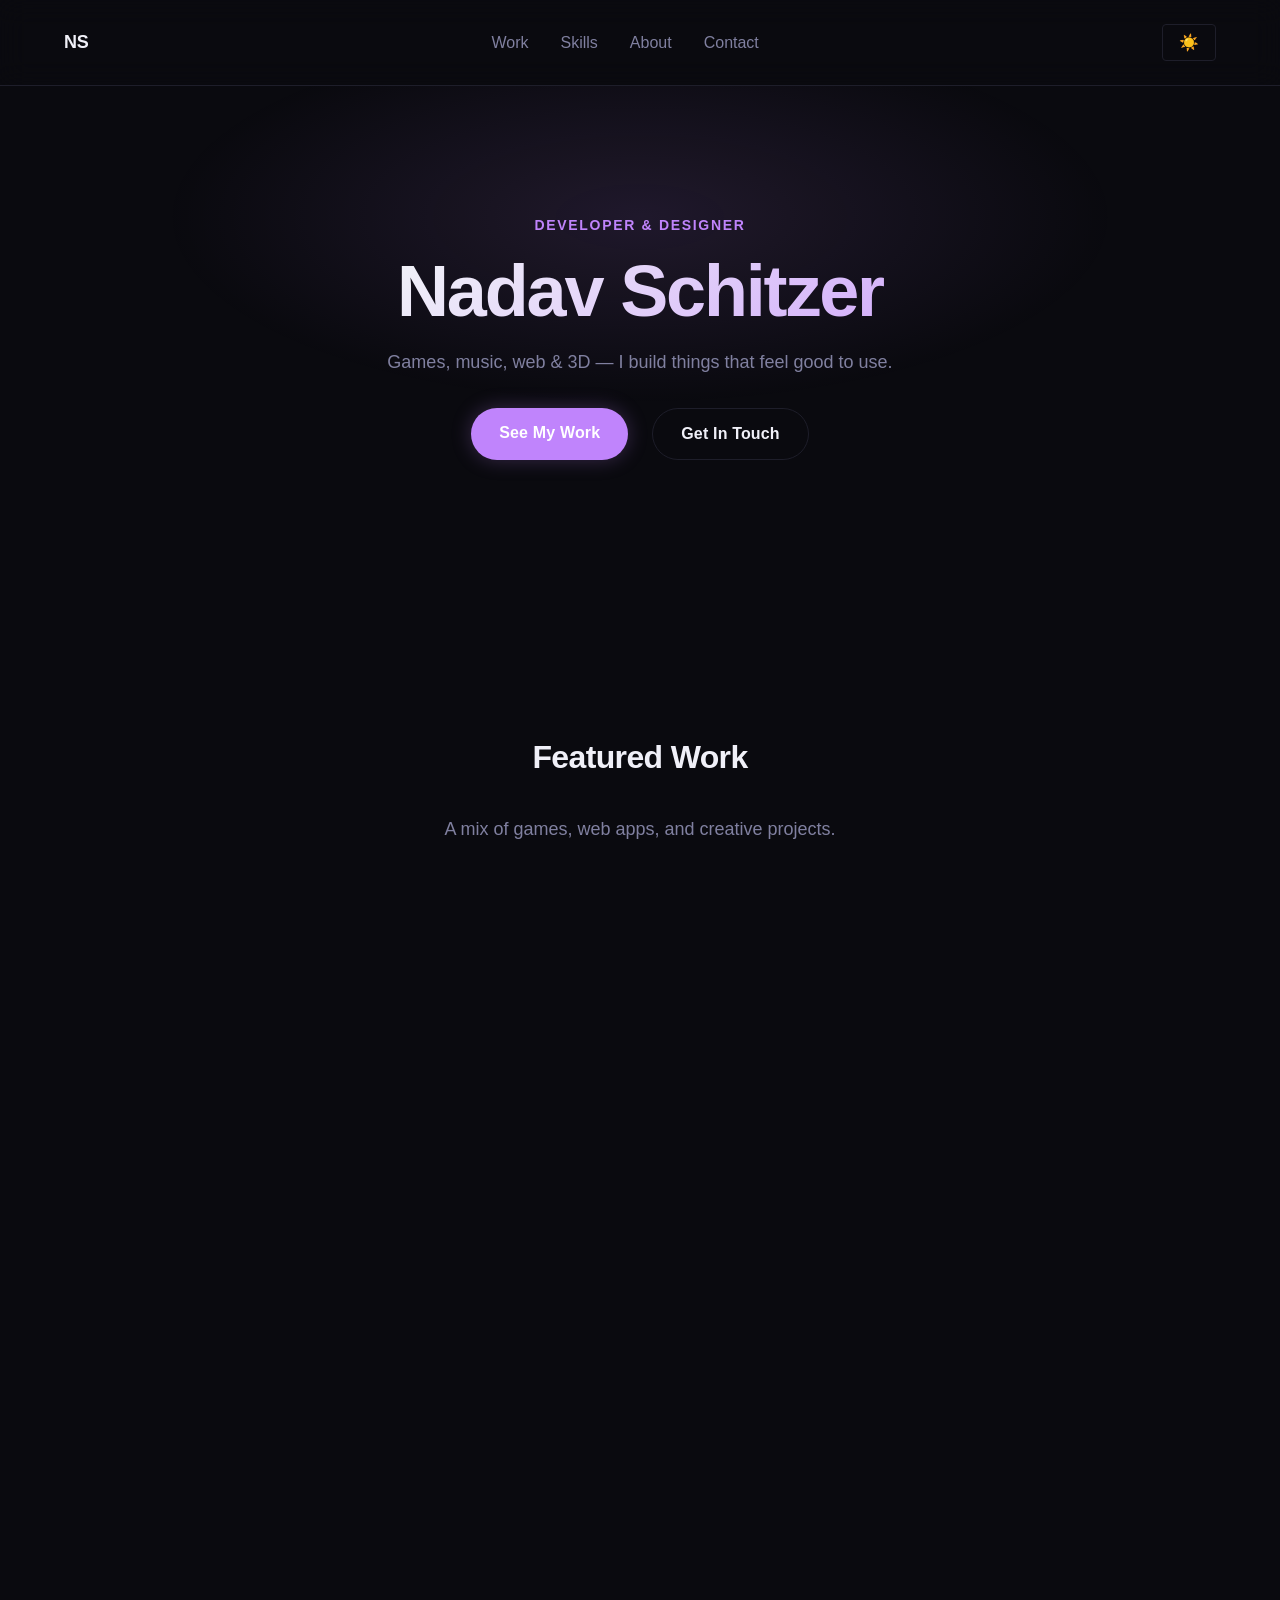
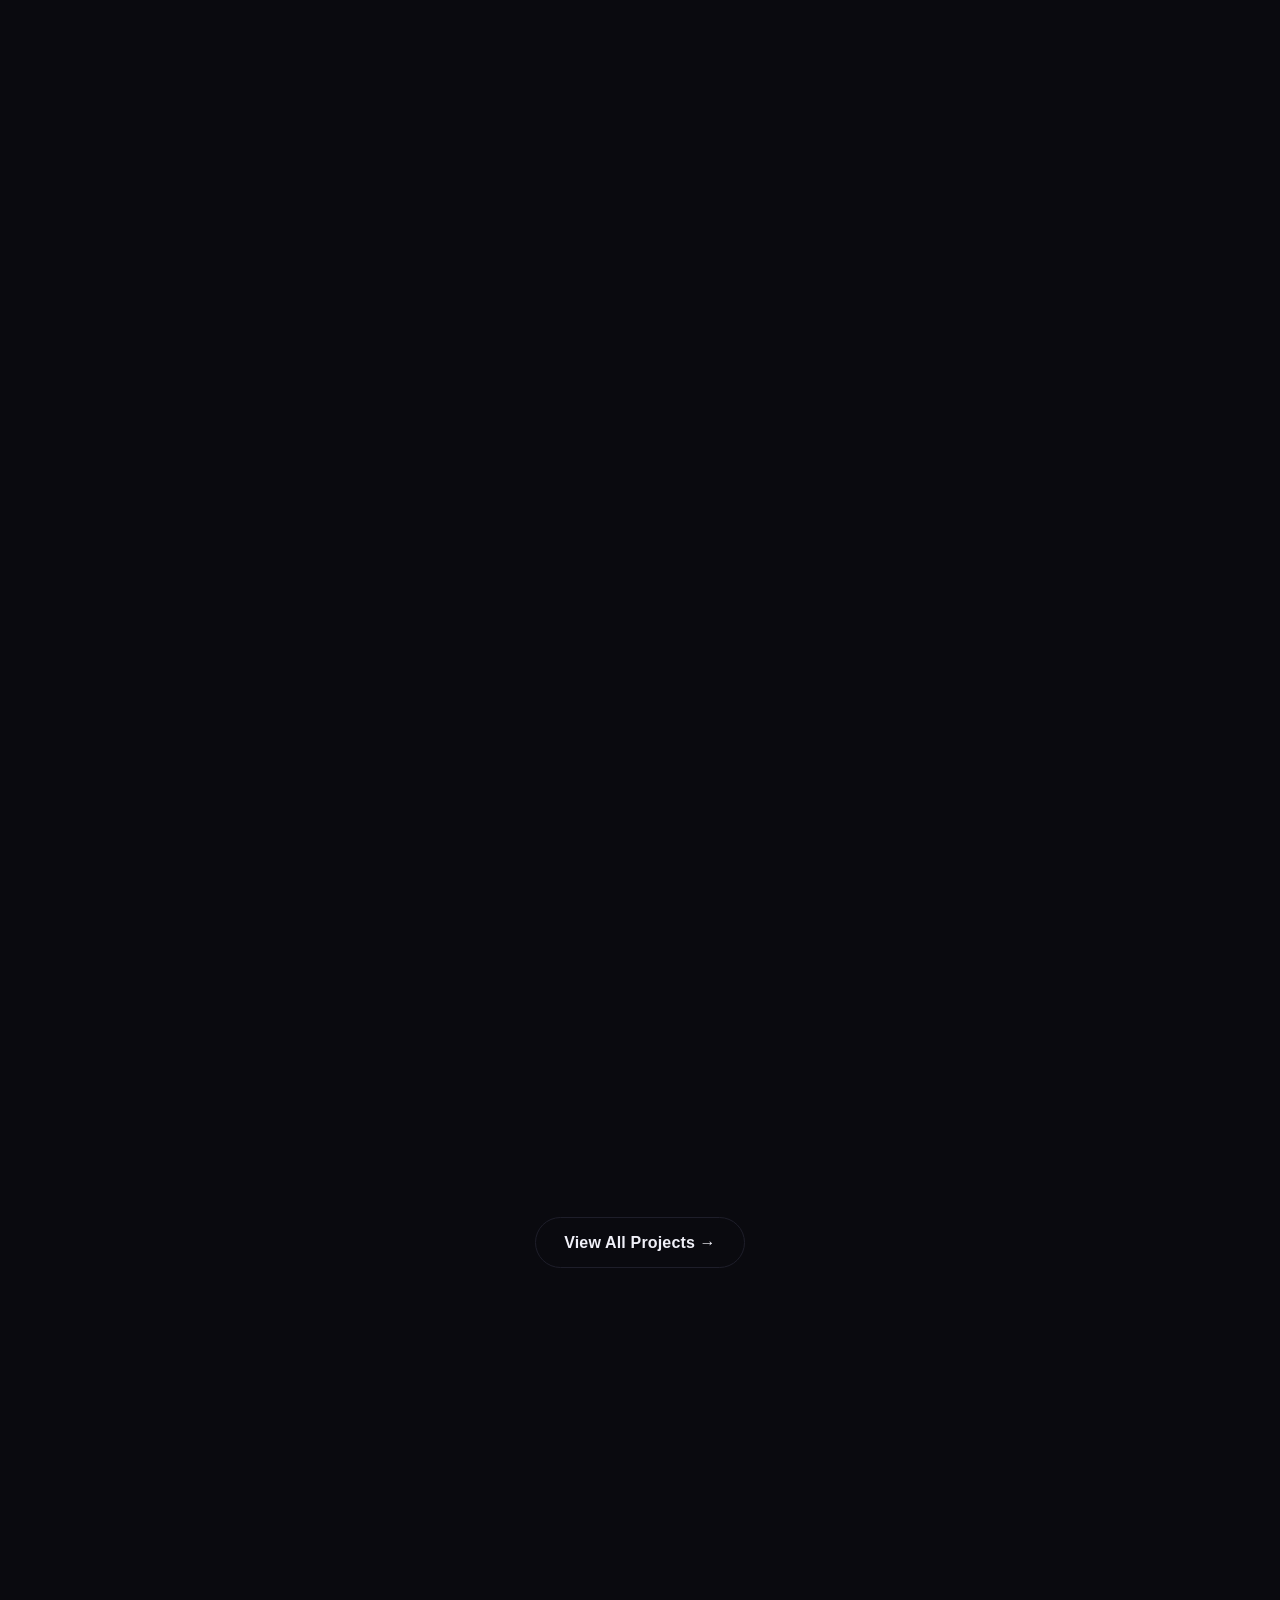
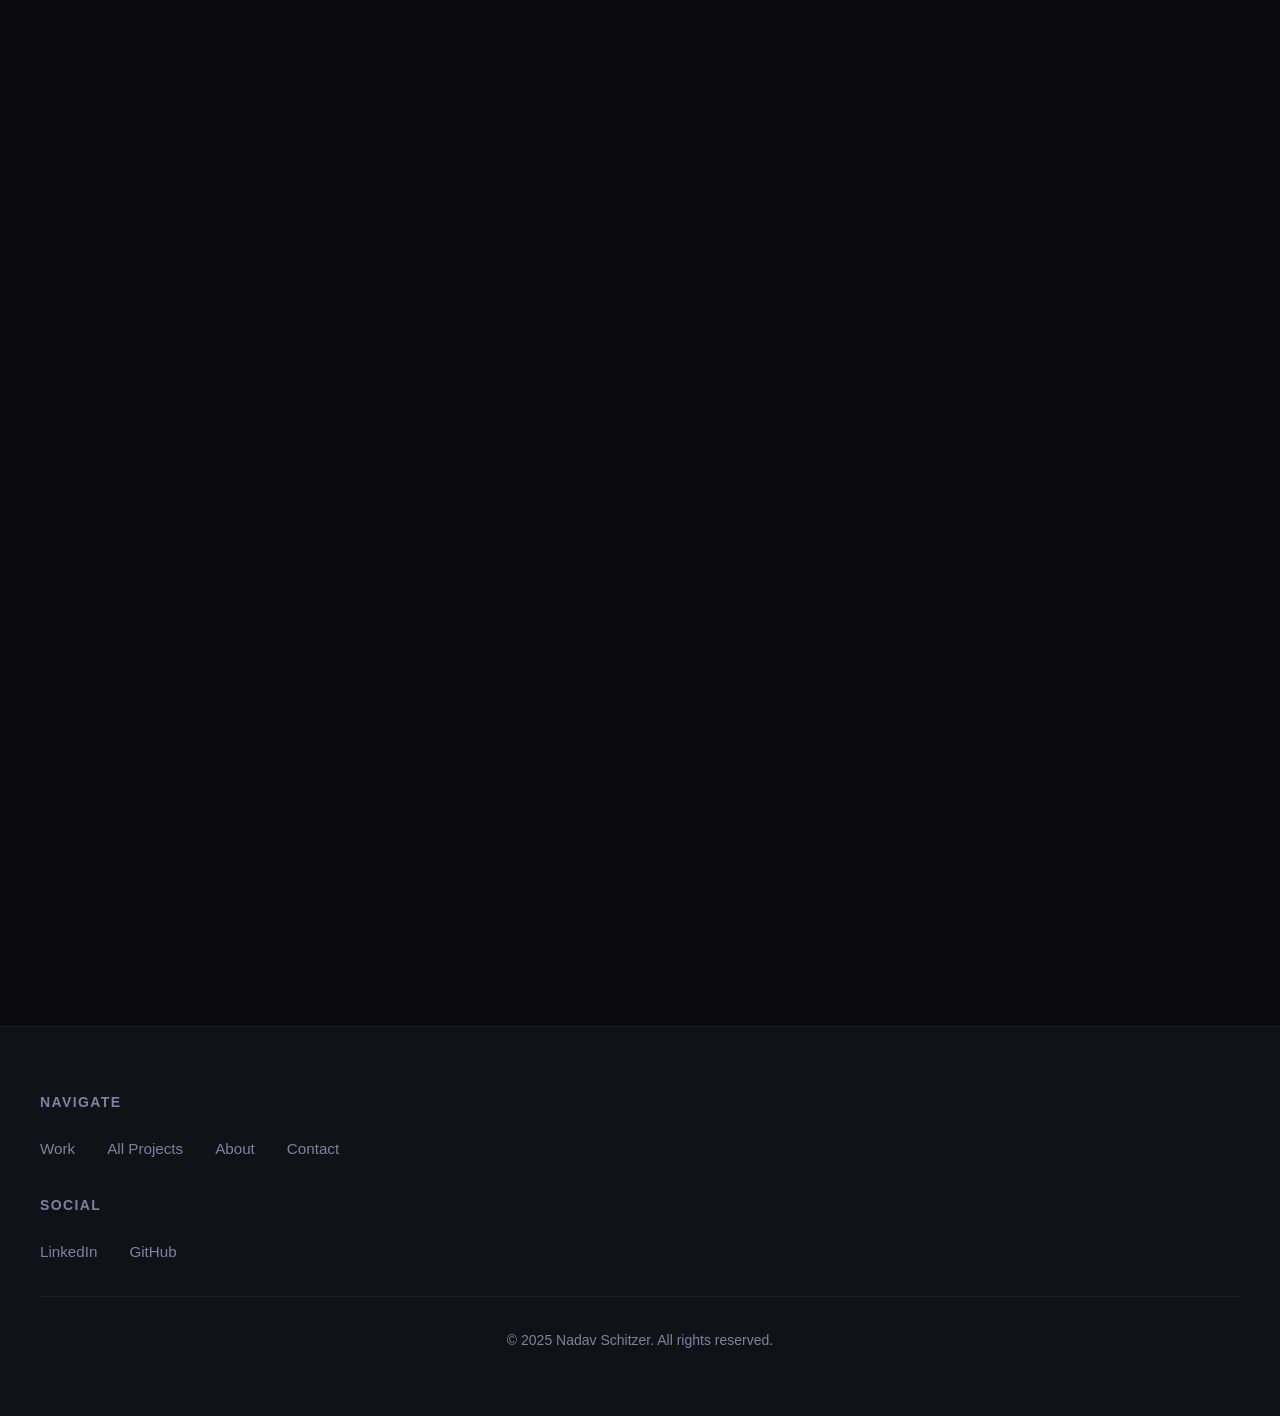
<file: index.html>
<!DOCTYPE html>
<html lang="en">
<head>
  <meta charset="UTF-8">
  <meta name="viewport" content="width=device-width, initial-scale=1.0">
  <title>Nadav Schitzer – Portfolio</title>
  <link rel="stylesheet" href="css/styles.css">
</head>
<body>
  <header>
    <div class="header-content">
      <a href="/" class="logo">NS</a>
      <nav>
        <ul>
          <li><a href="#work">Work</a></li>
          <li><a href="#skills">Skills</a></li>
          <li><a href="#about">About</a></li>
          <li><a href="#contact">Contact</a></li>
        </ul>
      </nav>
      <div style="display: flex; gap: 1rem; align-items: center;">
        <button class="theme-toggle">☀️</button>
        <button class="nav-toggle">☰</button>
      </div>
    </div>
  </header>

  <main>

    <!-- ── Hero ── -->
    <section class="hero" id="hero">
      <p class="hero-eyebrow">Developer &amp; Designer</p>
      <h1>Nadav Schitzer</h1>
      <p class="tagline">Games, music, web &amp; 3D — I build things that feel good to use.</p>
      <div class="hero-buttons">
        <a href="#work" class="btn btn-primary">See My Work</a>
        <a href="#contact" class="btn btn-secondary">Get In Touch</a>
      </div>
      <div class="scroll-cue" aria-hidden="true"><span></span></div>
    </section>

    <!-- ── Featured Work ── -->
    <section id="work">
      <div class="container">
        <div class="section-header">
          <h2>Featured Work</h2>
          <p class="section-subtitle">A mix of games, web apps, and creative projects.</p>
        </div>

        <div class="bento-grid">

          <!-- Featured: spans 2 rows on the left -->
          <div class="project-card bento-card bento-featured">
            <div class="bento-card-image" style="background: linear-gradient(135deg, #2d0a4e, #6d28d9, #be185d)">
              <img class="card-preview-img" src="/projects/music-playlist/preview.png" alt="Interactive Music Playlist preview">
            </div>
            <div class="project-card-content">
              <h3>Interactive Music Playlist</h3>
              <p>A web experience from Intro to Web Dev — part game, part music player. Users explore a playlist through interactive visuals and controls.</p>
              <a href="/projects/music-playlist/" class="project-link">View Project →</a>
            </div>
          </div>

          <!-- Small card top-right -->
          <div class="project-card bento-card">
            <div class="bento-card-image bento-card-image--sm" style="background: linear-gradient(135deg, #0c2a4a, #1e5f8a, #0f766e)">
              <img class="card-preview-img" src="/projects/gamemaker-game/preview.png" alt="Grappco preview">
            </div>
            <div class="project-card-content">
              <h3>Grappco</h3>
              <p>Published on itch.io.</p>
              <a href="/projects/gamemaker-game/" class="project-link">View Project →</a>
            </div>
          </div>

          <!-- 3D Room -->
          <div class="project-card bento-card">
            <div class="bento-card-image bento-card-image--sm" style="background: linear-gradient(135deg, #0d1117, #1e2a3a, #2d3a4a)">
              <img class="card-preview-img" src="/projects/room-3d/preview.jpg" alt="3D Room preview">
            </div>
            <div class="project-card-content">
              <h3>3D Room</h3>
              <p>A fully rendered interior environment.</p>
              <a href="/projects/room-3d/" class="project-link">View Project →</a>
            </div>
          </div>

          <!-- Small card bottom-right -->
          <div class="project-card bento-card">
            <div class="bento-card-image bento-card-image--sm" style="background: linear-gradient(135deg, #7c1d0a, #c2410c, #d97706)">
              <img class="card-preview-img" src="/projects/rhythm-game/preview.png" alt="Rhythm Game preview">
            </div>
            <div class="project-card-content">
              <h3>Rhythm Game</h3>
              <p>Built in Creative Coding class.</p>
              <a href="/projects/rhythm-game/" class="project-link">View Project →</a>
            </div>
          </div>

        </div>

        <div class="section-cta">
          <a href="/projects/" class="btn btn-secondary">View All Projects →</a>
        </div>
      </div>
    </section>

    <!-- ── Skills ── -->
    <section id="skills">
      <div class="container">
        <div class="section-header">
          <h2>Skills</h2>
        </div>
        <div class="skills-groups">
          <div class="skills-group">
            <p class="skills-group-label">Development</p>
            <div class="skills-container">
              <div class="skill">HTML / CSS</div>
              <div class="skill">JavaScript</div>
              <div class="skill">GameMaker</div>
              <div class="skill">p5.js / Creative Coding</div>
            </div>
          </div>
          <div class="skills-group">
            <p class="skills-group-label">Design &amp; Media</p>
            <div class="skills-container">
              <div class="skill">Adobe XD</div>
              <div class="skill">UI / UX</div>
              <div class="skill">3D Modeling</div>
            </div>
          </div>
        </div>
      </div>
    </section>

    <!-- ── About ── -->
    <section id="about">
      <div class="container">
        <div class="about-split">
          <div class="about-text">
            <h2>About Me</h2>
            <p>Short biography placeholder. A few sentences about yourself, your background, and what you're passionate about — games, music, design, or all of the above.</p>
            <p>What drives you, what you're studying, what you're looking for next.</p>
            <div class="about-actions">
              <a href="/about/" class="btn btn-secondary">Full Bio →</a>
              <a href="#" class="btn btn-secondary">Download Resume</a>
            </div>
          </div>
          <div class="about-photo">
            <div class="photo-placeholder">[Photo]</div>
          </div>
        </div>
      </div>
    </section>

    <!-- ── Contact ── -->
    <section id="contact">
      <div class="container contact-section">
        <h2>Get In Touch</h2>
        <p class="section-subtitle">Open to internships, collabs, and creative projects.</p>
        <a href="mailto:nadav.schitzer@gmail.com" class="btn btn-primary">Send Email</a>
        <div class="social-links">
          <a href="#">GitHub</a>
          <a href="#">LinkedIn</a>
        </div>
      </div>
    </section>

  </main>

  <footer>
    <div class="footer-content">
      <div class="footer-section">
        <h3>Navigate</h3>
        <div class="footer-links">
          <a href="#work">Work</a>
          <a href="/projects/">All Projects</a>
          <a href="#about">About</a>
          <a href="#contact">Contact</a>
        </div>
      </div>
      <div class="footer-section">
        <h3>Social</h3>
        <div class="footer-links">
          <a href="#">LinkedIn</a>
          <a href="#">GitHub</a>
        </div>
      </div>
      <div class="footer-bottom">
        <p>&copy; 2025 Nadav Schitzer. All rights reserved.</p>
      </div>
    </div>
  </footer>

  <script src="js/main.js"></script>
</body>
</html>
</file>
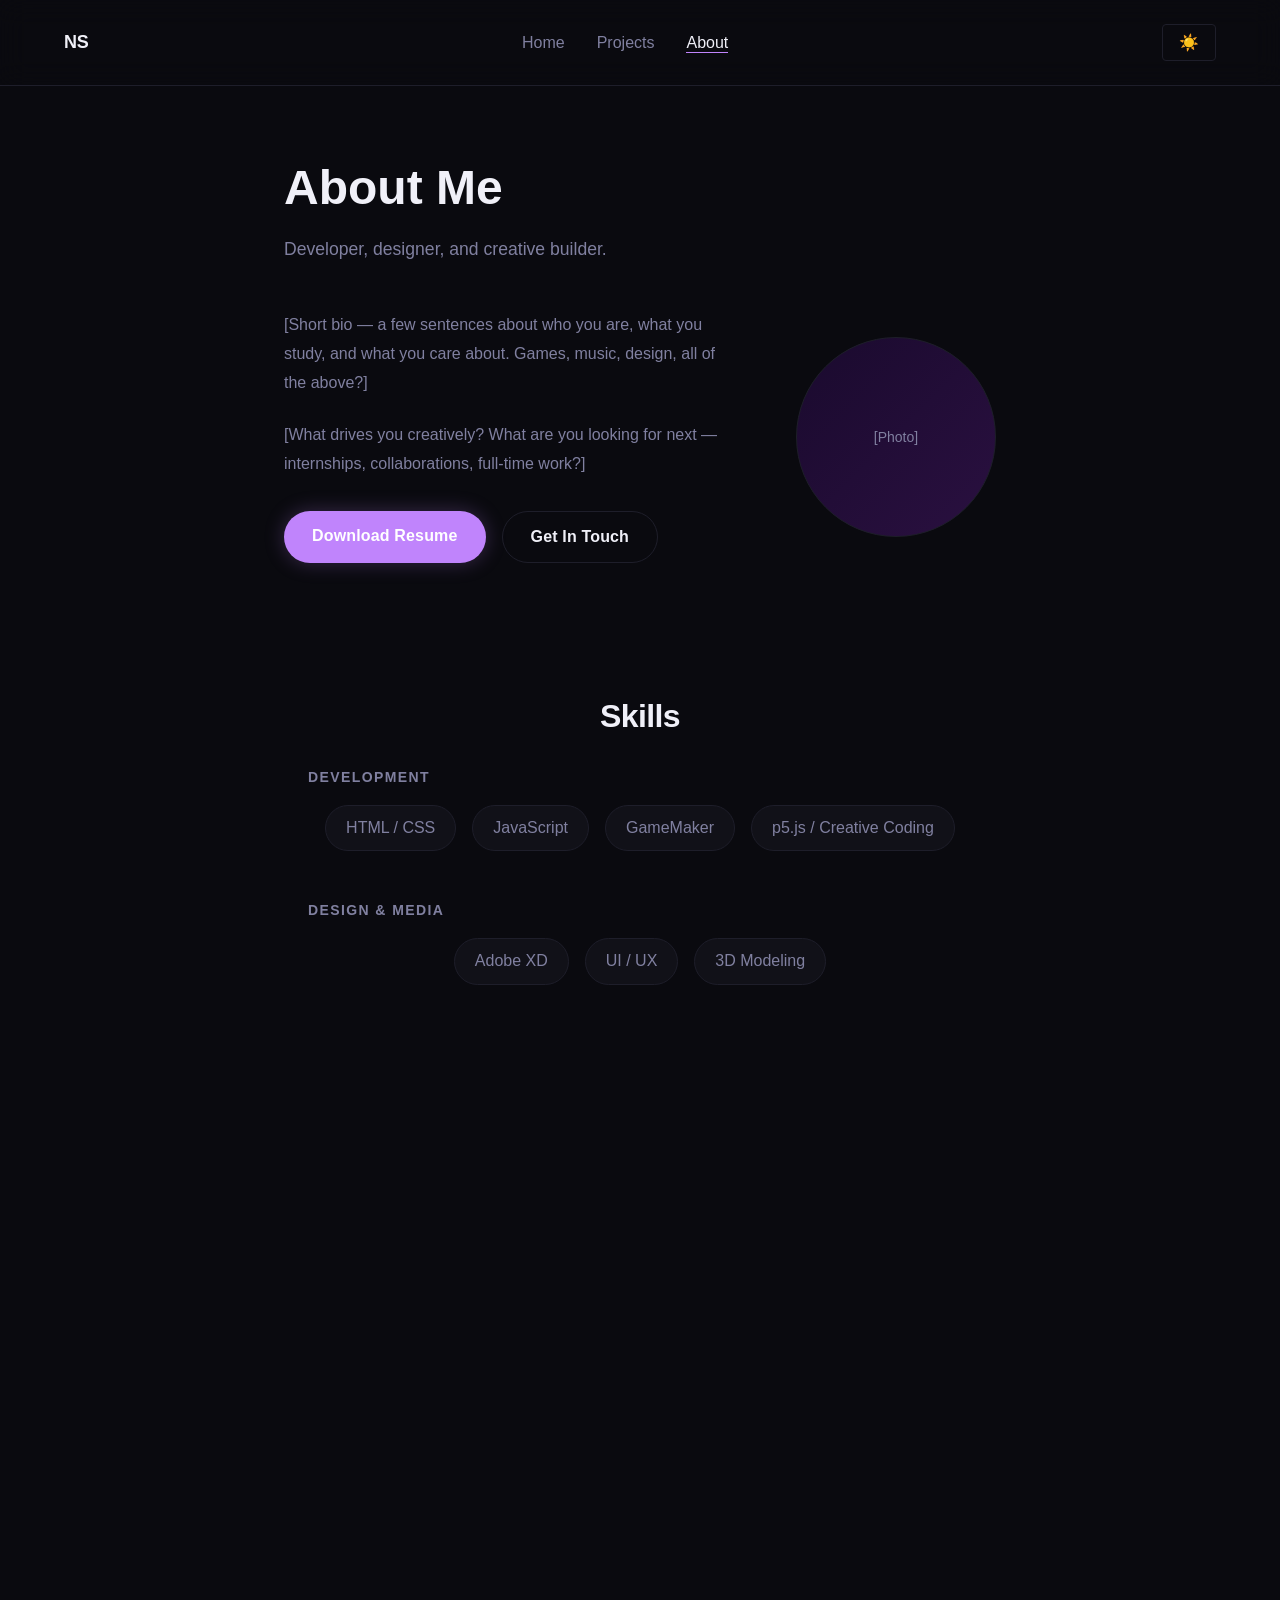
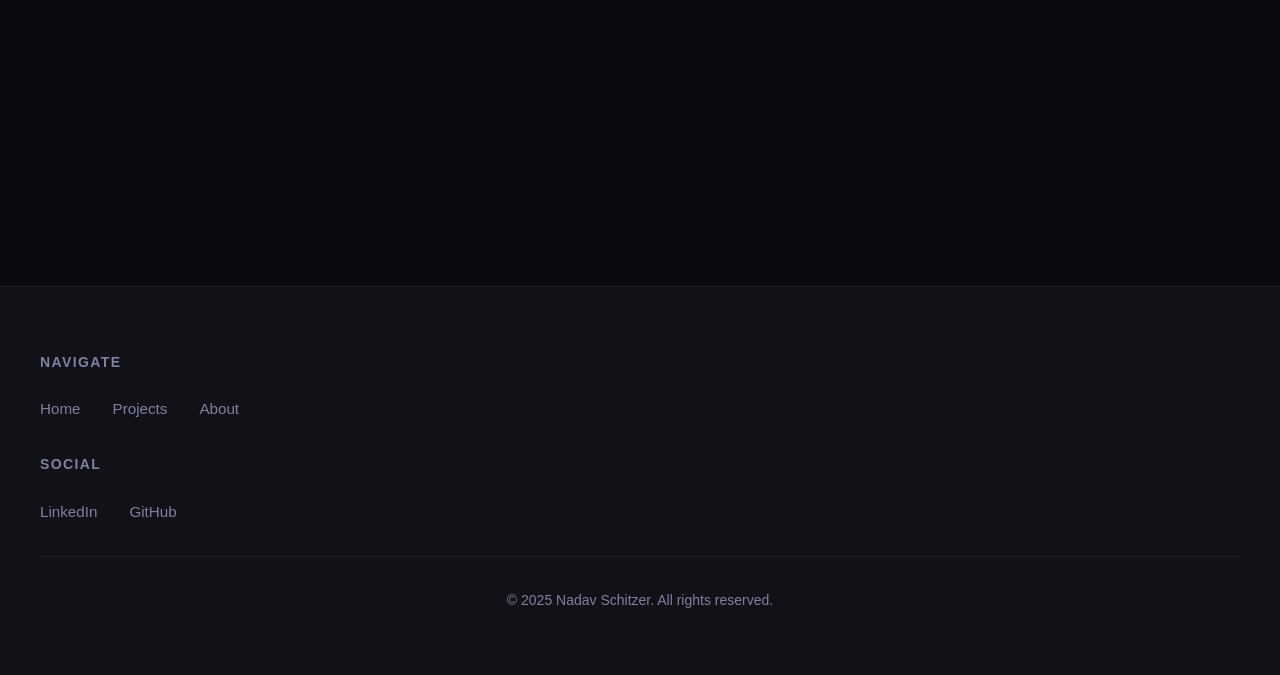
<file: about/index.html>
<!DOCTYPE html>
<html lang="en">
<head>
  <meta charset="UTF-8">
  <meta name="viewport" content="width=device-width, initial-scale=1.0">
  <title>About | Nadav Schitzer</title>
  <link rel="stylesheet" href="../css/styles.css">
</head>
<body>
  <header>
    <div class="header-content">
      <a href="/" class="logo">NS</a>
      <nav>
        <ul>
          <li><a href="/">Home</a></li>
          <li><a href="/projects/">Projects</a></li>
          <li><a href="/about/" class="nav-active">About</a></li>
        </ul>
      </nav>
      <div style="display: flex; gap: 1rem; align-items: center;">
        <button class="theme-toggle">☀️</button>
        <button class="nav-toggle">☰</button>
      </div>
    </div>
  </header>

  <main class="container" style="padding-top: 4rem; padding-bottom: 6rem; max-width: 760px;">

    <h1 style="font-size: clamp(2rem, 5vw, 3rem); margin-bottom: 0.5rem;">About Me</h1>
    <p style="color: var(--color-text-secondary); margin-bottom: 3rem; font-size: 1.1rem;">Developer, designer, and creative builder.</p>

    <div class="about-split" style="margin-bottom: 4rem;">
      <div class="about-text">
        <p>[Short bio — a few sentences about who you are, what you study, and what you care about. Games, music, design, all of the above?]</p>
        <p>[What drives you creatively? What are you looking for next — internships, collaborations, full-time work?]</p>
        <div class="about-actions" style="margin-top: 2rem;">
          <a href="#" class="btn btn-primary">Download Resume</a>
          <a href="mailto:nadav.schitzer@gmail.com" class="btn btn-secondary">Get In Touch</a>
        </div>
      </div>
      <div class="about-photo">
        <div class="photo-placeholder">[Photo]</div>
      </div>
    </div>

    <!-- Skills -->
    <section style="margin-bottom: 4rem;">
      <h2 style="margin-bottom: 1.5rem;">Skills</h2>
      <div class="skills-groups">
        <div class="skills-group">
          <p class="skills-group-label">Development</p>
          <div class="skills-container">
            <div class="skill">HTML / CSS</div>
            <div class="skill">JavaScript</div>
            <div class="skill">GameMaker</div>
            <div class="skill">p5.js / Creative Coding</div>
          </div>
        </div>
        <div class="skills-group">
          <p class="skills-group-label">Design &amp; Media</p>
          <div class="skills-container">
            <div class="skill">Adobe XD</div>
            <div class="skill">UI / UX</div>
            <div class="skill">3D Modeling</div>
          </div>
        </div>
      </div>
    </section>

    <!-- Education -->
    <section style="margin-bottom: 4rem;">
      <h2 style="margin-bottom: 1.5rem;">Education</h2>
      <div style="border-left: 2px solid var(--color-accent); padding-left: 1.5rem;">
        <p style="font-weight: 600; font-size: 1.05rem; margin-bottom: 0.25rem;">[Your School / University]</p>
        <p style="color: var(--color-text-secondary); margin-bottom: 0.25rem;">[Degree / Program] &mdash; [Expected Graduation Year]</p>
        <p style="color: var(--color-text-secondary); font-size: 0.9rem;">[Relevant coursework, clubs, or highlights]</p>
      </div>
    </section>

    <!-- Social / Contact -->
    <section>
      <h2 style="margin-bottom: 1.5rem;">Connect</h2>
      <div class="social-links" style="justify-content: flex-start;">
        <a href="mailto:nadav.schitzer@gmail.com" class="btn btn-secondary">Email</a>
        <a href="#" class="btn btn-secondary">GitHub</a>
        <a href="#" class="btn btn-secondary">LinkedIn</a>
      </div>
    </section>

  </main>

  <footer>
    <div class="footer-content">
      <div class="footer-section">
        <h3>Navigate</h3>
        <div class="footer-links">
          <a href="/">Home</a>
          <a href="/projects/">Projects</a>
          <a href="/about/">About</a>
        </div>
      </div>
      <div class="footer-section">
        <h3>Social</h3>
        <div class="footer-links">
          <a href="#">LinkedIn</a>
          <a href="#">GitHub</a>
        </div>
      </div>
      <div class="footer-bottom">
        <p>&copy; 2025 Nadav Schitzer. All rights reserved.</p>
      </div>
    </div>
  </footer>

  <script src="../js/main.js"></script>
</body>
</html>
</file>
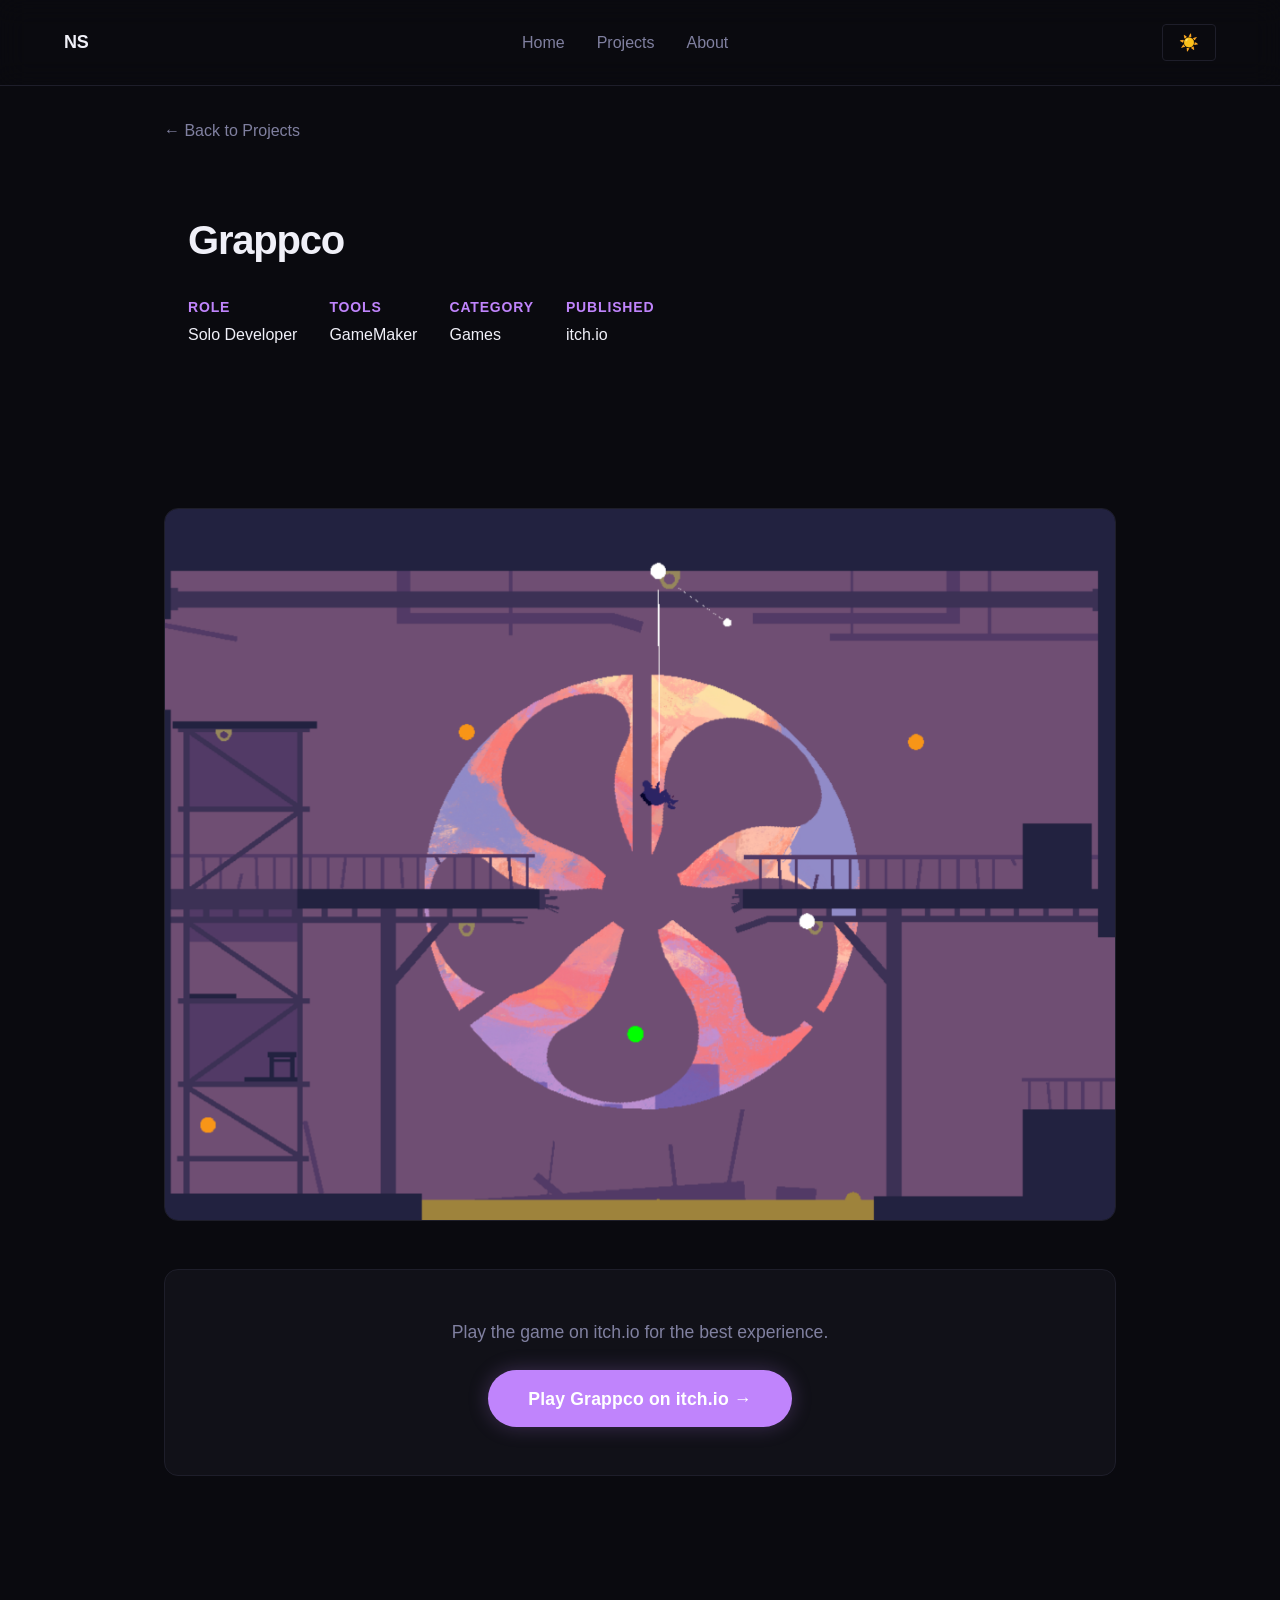
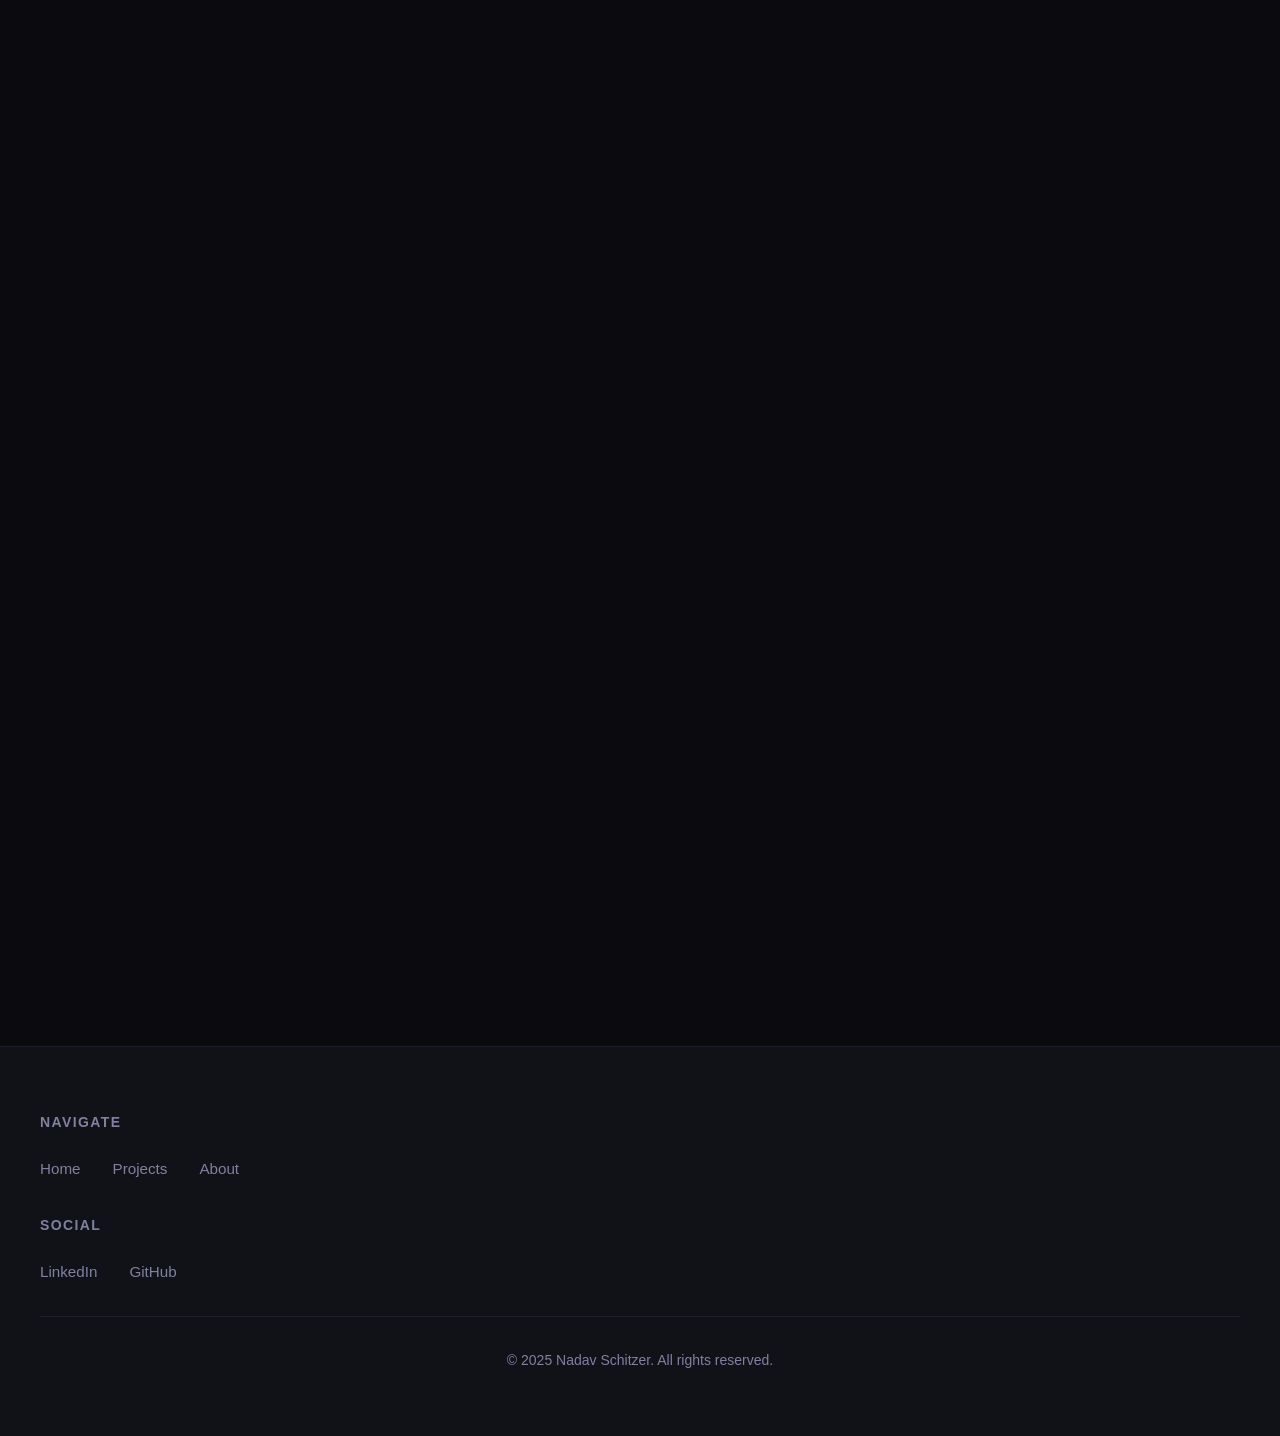
<file: projects/gamemaker-game/index.html>
<!DOCTYPE html>
<html lang="en">
<head>
  <meta charset="UTF-8">
  <meta name="viewport" content="width=device-width, initial-scale=1.0">
  <title>Grappco | Nadav Schitzer</title>
  <link rel="stylesheet" href="../../css/styles.css">
</head>
<body>
  <header>
    <div class="header-content">
      <a href="/" class="logo">NS</a>
      <nav>
        <ul>
          <li><a href="/">Home</a></li>
          <li><a href="/projects/">Projects</a></li>
          <li><a href="/about/">About</a></li>
        </ul>
      </nav>
      <div style="display: flex; gap: 1rem; align-items: center;">
        <button class="theme-toggle">☀️</button>
        <button class="nav-toggle">☰</button>
      </div>
    </div>
  </header>

  <main class="container project-detail">
    <nav style="margin-bottom: 2rem; padding-top: 2rem;">
      <a href="/projects/">← Back to Projects</a>
    </nav>

    <section class="project-header">
      <h1>Grappco</h1>
      <div class="project-meta">
        <div class="project-meta-item">
          <span class="project-meta-label">Role</span>
          <span>Solo Developer</span>
        </div>
        <div class="project-meta-item">
          <span class="project-meta-label">Tools</span>
          <span>GameMaker</span>
        </div>
        <div class="project-meta-item">
          <span class="project-meta-label">Category</span>
          <span>Games</span>
        </div>
        <div class="project-meta-item">
          <span class="project-meta-label">Published</span>
          <span>itch.io</span>
        </div>
      </div>
    </section>

    <!-- Preview screenshot -->
    <div style="border-radius: var(--radius-lg); overflow: hidden; border: 1px solid var(--color-border); margin: 2rem 0;">
      <img src="preview.png" alt="Grappco gameplay screenshot" style="display: block; width: 100%; height: auto;">
    </div>

    <!-- Play CTA -->
    <div style="text-align: center; margin: 3rem 0; padding: 3rem 2rem; background: var(--color-bg-secondary); border: 1px solid var(--color-border); border-radius: var(--radius-lg);">
      <p style="color: var(--color-text-secondary); margin-bottom: 1.5rem; font-size: 1.1rem;">Play the game on itch.io for the best experience.</p>
      <a href="https://vibecicles.itch.io/grappco" target="_blank" rel="noopener" class="btn btn-primary" style="font-size: 1.1rem; padding: 0.9rem 2.5rem;">
        Play Grappco on itch.io →
      </a>
    </div>

    <section class="project-section">
      <h2>Overview</h2>
      <p>[Describe the game — what's the concept, what does the player do, what makes it fun or interesting?]</p>
    </section>

    <section class="project-section">
      <h2>How It's Made</h2>
      <p>[Talk about the tools you used, anything technically interesting about how you built it in GameMaker, mechanics you're proud of, etc.]</p>
    </section>

    <section class="project-section">
      <h2>Challenges</h2>
      <p>[What was hard? What did you learn? What would you do differently?]</p>
    </section>

    <section style="margin-top: 4rem; text-align: center;">
      <a href="/projects/" class="btn btn-secondary">← View All Projects</a>
    </section>
  </main>

  <footer>
    <div class="footer-content">
      <div class="footer-section">
        <h3>Navigate</h3>
        <div class="footer-links">
          <a href="/">Home</a>
          <a href="/projects/">Projects</a>
          <a href="/about/">About</a>
        </div>
      </div>
      <div class="footer-section">
        <h3>Social</h3>
        <div class="footer-links">
          <a href="#">LinkedIn</a>
          <a href="#">GitHub</a>
        </div>
      </div>
      <div class="footer-bottom">
        <p>&copy; 2025 Nadav Schitzer. All rights reserved.</p>
      </div>
    </div>
  </footer>

  <script src="../../js/main.js"></script>
</body>
</html>
</file>
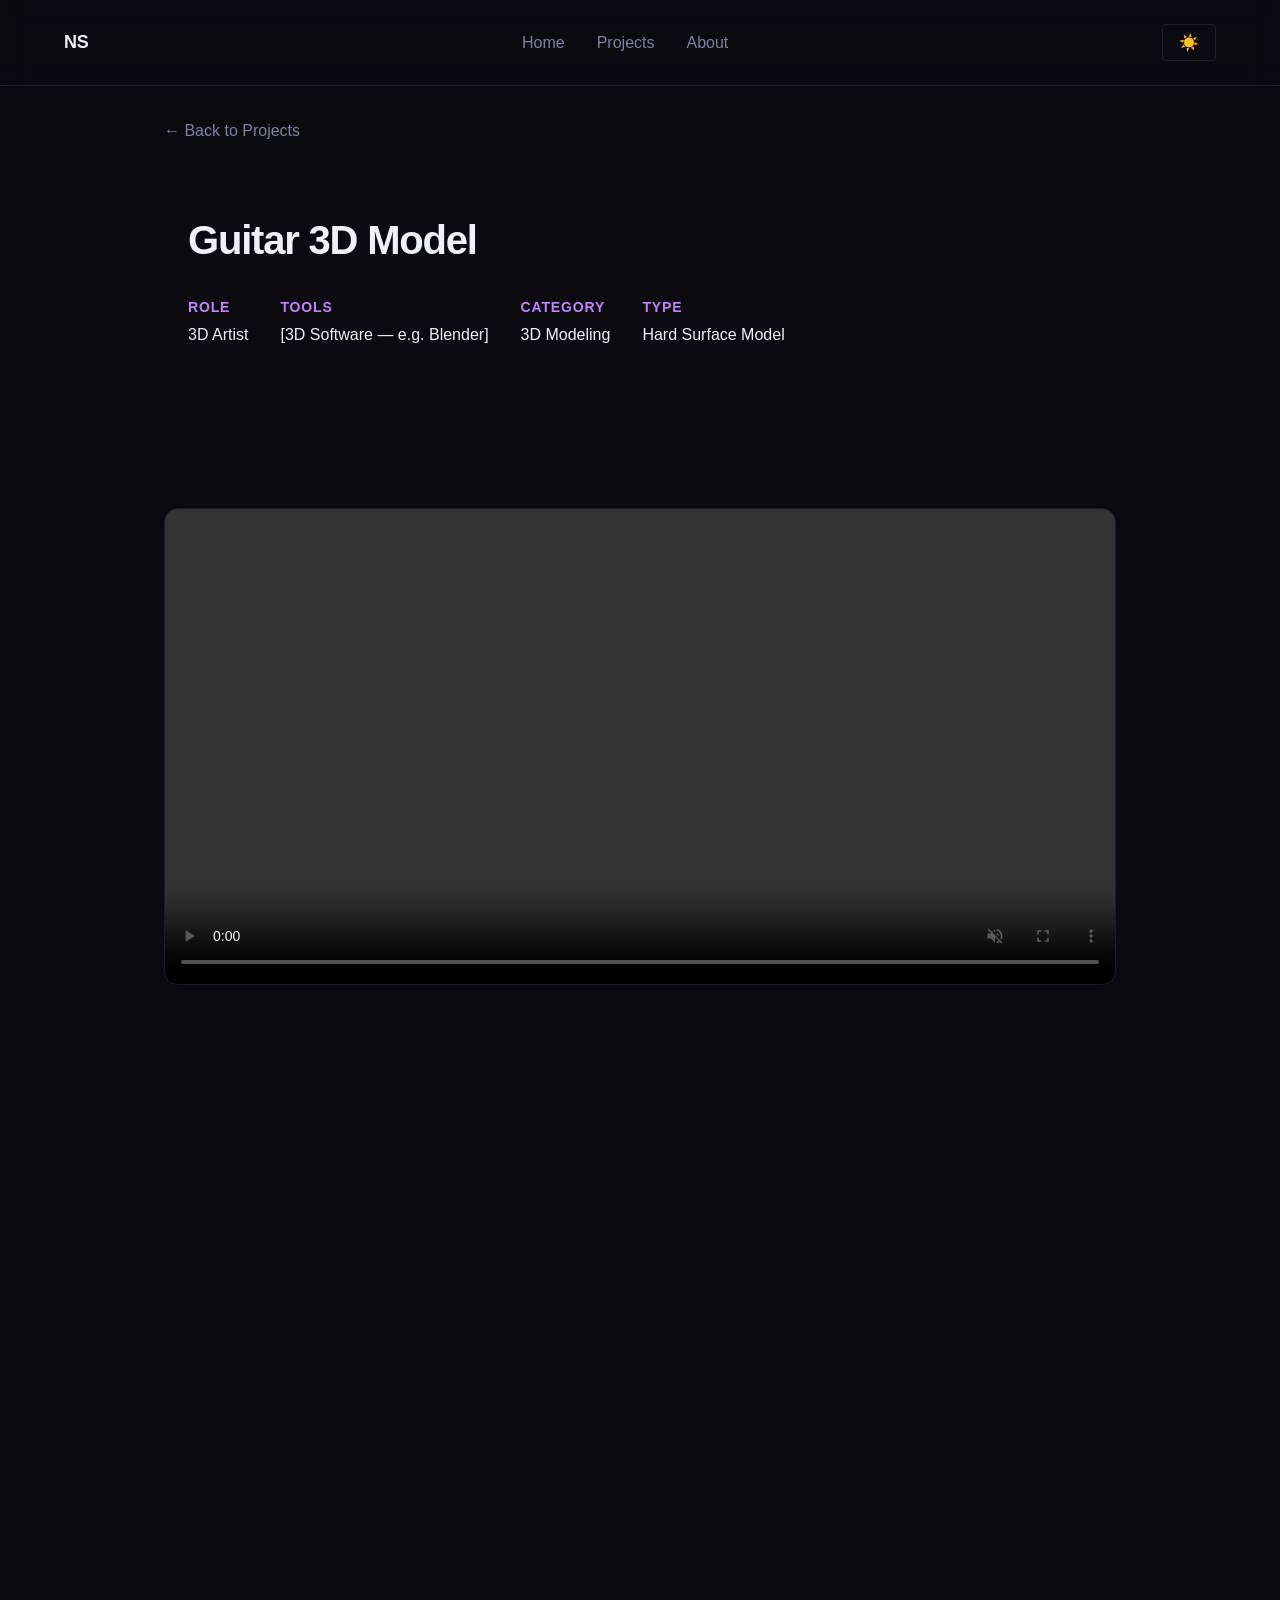
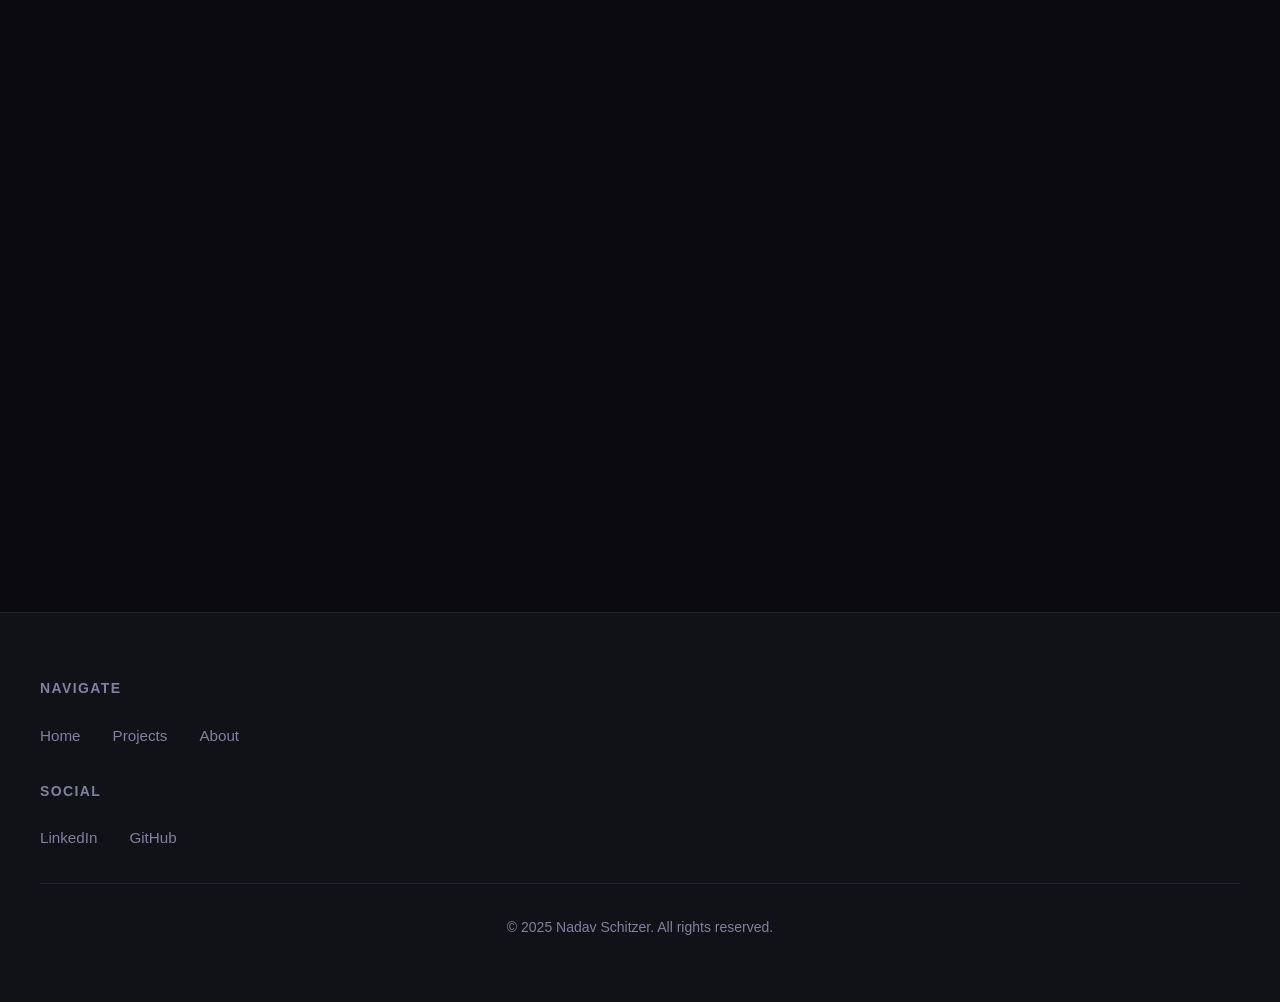
<file: projects/guitar-3d/index.html>
<!DOCTYPE html>
<html lang="en">
<head>
  <meta charset="UTF-8">
  <meta name="viewport" content="width=device-width, initial-scale=1.0">
  <title>Guitar 3D Model | Nadav Schitzer</title>
  <link rel="stylesheet" href="../../css/styles.css">
</head>
<body>
  <header>
    <div class="header-content">
      <a href="/" class="logo">NS</a>
      <nav>
        <ul>
          <li><a href="/">Home</a></li>
          <li><a href="/projects/">Projects</a></li>
          <li><a href="/about/">About</a></li>
        </ul>
      </nav>
      <div style="display: flex; gap: 1rem; align-items: center;">
        <button class="theme-toggle">☀️</button>
        <button class="nav-toggle">☰</button>
      </div>
    </div>
  </header>

  <main class="container project-detail">
    <nav style="margin-bottom: 2rem; padding-top: 2rem;">
      <a href="/projects/">← Back to Projects</a>
    </nav>

    <section class="project-header">
      <h1>Guitar 3D Model</h1>
      <div class="project-meta">
        <div class="project-meta-item">
          <span class="project-meta-label">Role</span>
          <span>3D Artist</span>
        </div>
        <div class="project-meta-item">
          <span class="project-meta-label">Tools</span>
          <span>[3D Software — e.g. Blender]</span>
        </div>
        <div class="project-meta-item">
          <span class="project-meta-label">Category</span>
          <span>3D Modeling</span>
        </div>
        <div class="project-meta-item">
          <span class="project-meta-label">Type</span>
          <span>Hard Surface Model</span>
        </div>
      </div>
    </section>

    <!-- 3D render video -->
    <div style="border-radius: var(--radius-lg); overflow: hidden; border: 1px solid var(--color-border); margin: 2rem 0 3rem; background: #000;">
      <video
        src="guitar.mov"
        autoplay
        loop
        muted
        playsinline
        controls
        style="display: block; width: 100%; height: auto;"
      ></video>
    </div>

    <section class="project-section">
      <h2>Overview</h2>
      <p>A detailed 3D guitar model built and rendered from scratch. The project covers the full modeling pipeline — from basic shapes to fine surface details — and was an exercise in hard surface modeling and realistic rendering.</p>
    </section>

    <section class="project-section">
      <h2>Modeling Process</h2>
      <p>[Describe how you built the model — what software you used, what parts were most challenging to model (body, neck, tuners, strings), any references you worked from.]</p>
    </section>

    <section class="project-section">
      <h2>Materials & Rendering</h2>
      <p>[Talk about how you set up materials and lighting — wood grain, gloss finish, metal hardware, etc. — and what renderer you used.]</p>
    </section>

    <section style="margin-top: 4rem; text-align: center;">
      <a href="/projects/" class="btn btn-secondary">← View All Projects</a>
    </section>
  </main>

  <footer>
    <div class="footer-content">
      <div class="footer-section">
        <h3>Navigate</h3>
        <div class="footer-links">
          <a href="/">Home</a>
          <a href="/projects/">Projects</a>
          <a href="/about/">About</a>
        </div>
      </div>
      <div class="footer-section">
        <h3>Social</h3>
        <div class="footer-links">
          <a href="#">LinkedIn</a>
          <a href="#">GitHub</a>
        </div>
      </div>
      <div class="footer-bottom">
        <p>&copy; 2025 Nadav Schitzer. All rights reserved.</p>
      </div>
    </div>
  </footer>

  <script src="../../js/main.js"></script>
</body>
</html>
</file>
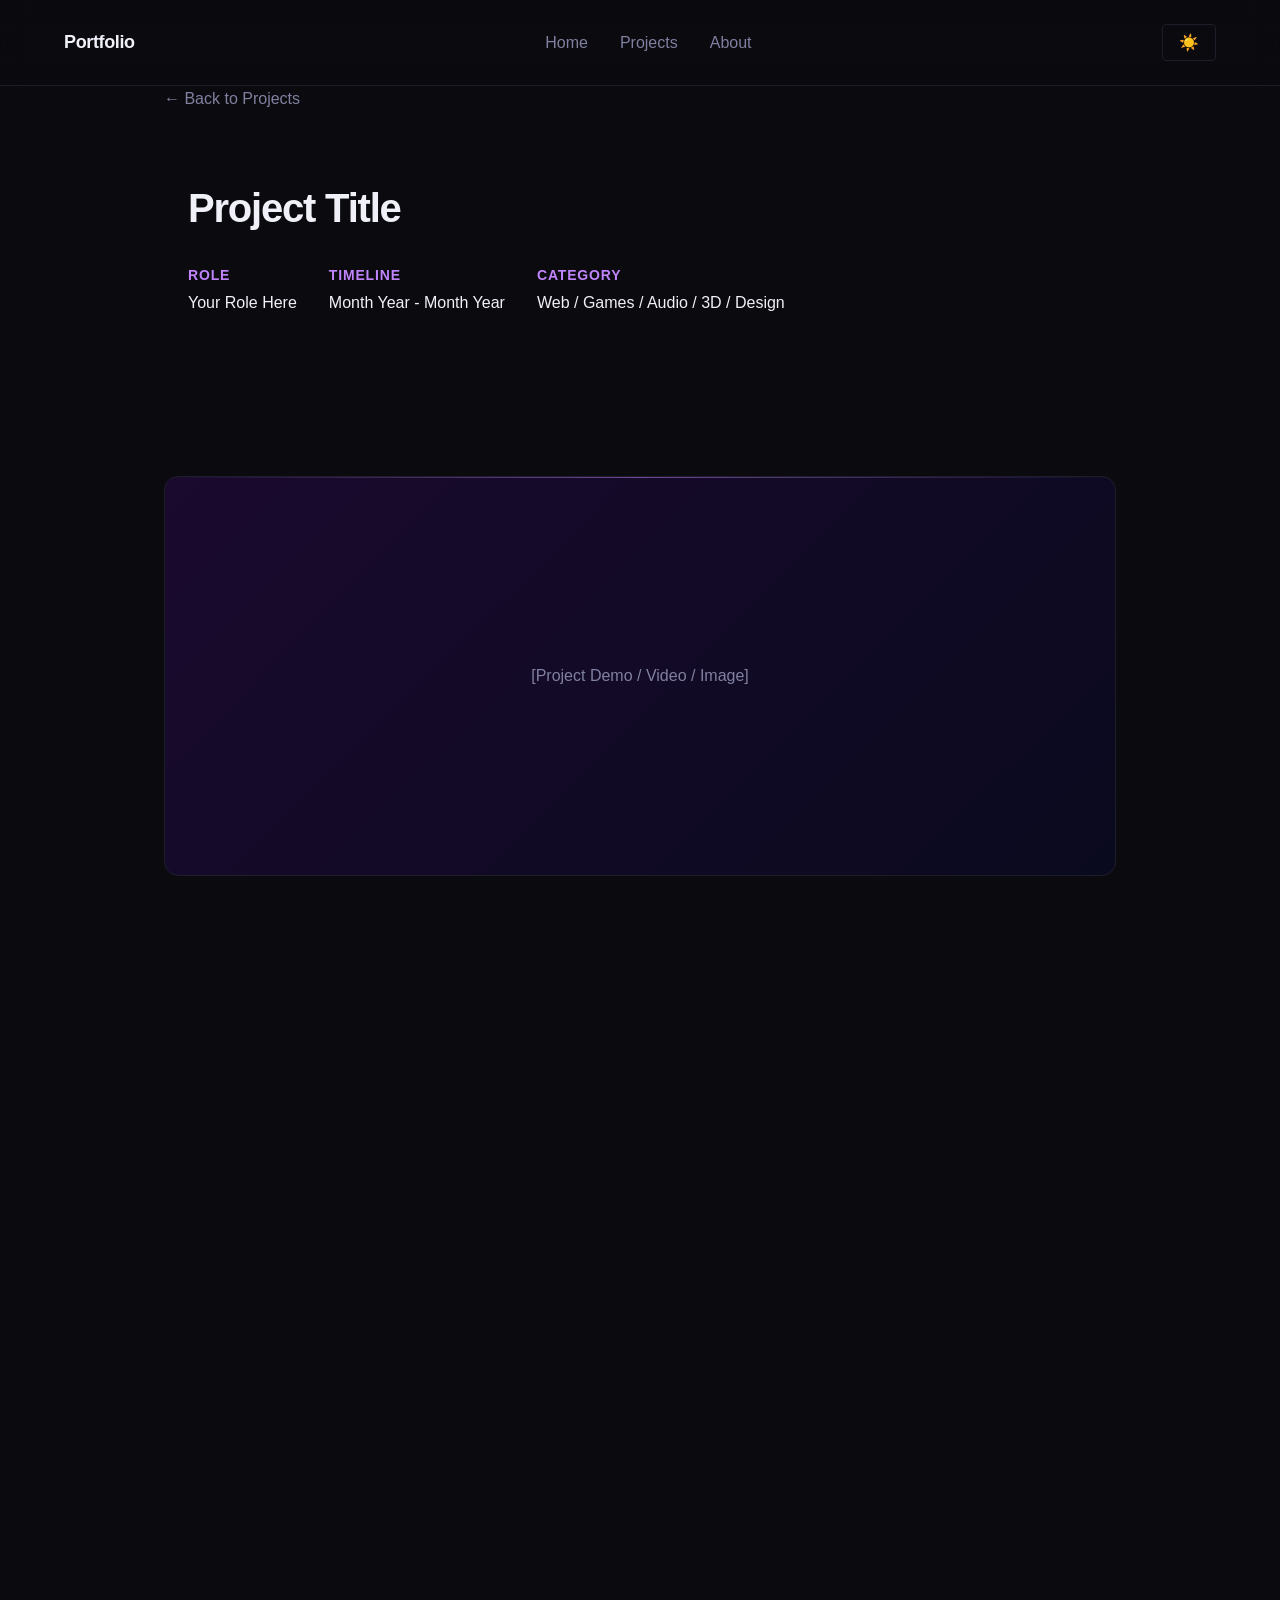
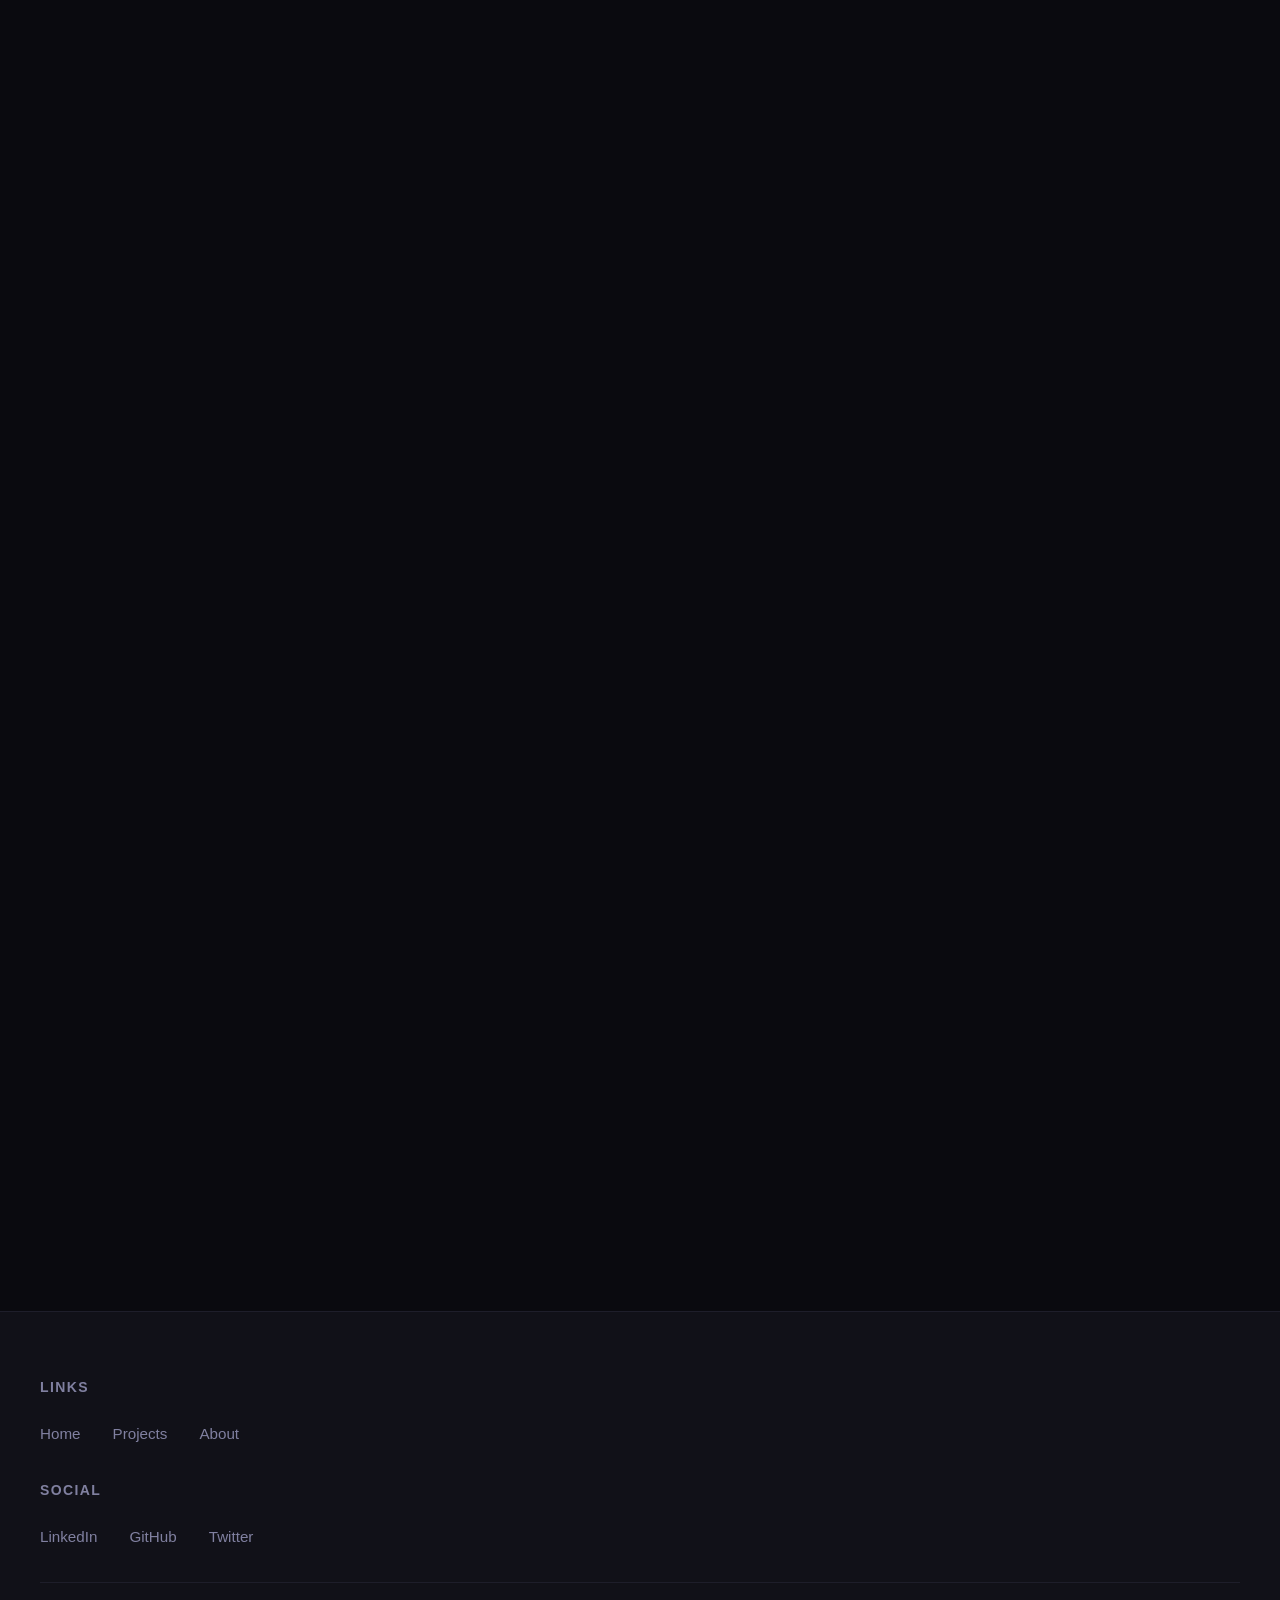
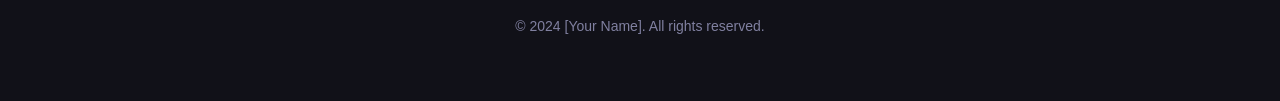
<file: projects/project-template/index.html>
<!DOCTYPE html>
<html lang="en">
<head>
  <meta charset="UTF-8">
  <meta name="viewport" content="width=device-width, initial-scale=1.0">
  <title>Project Title | Portfolio</title>
  <link rel="stylesheet" href="../../css/styles.css">
</head>
<body>
  <header>
    <div class="header-content">
      <a href="/" class="logo">Portfolio</a>
      <nav>
        <ul>
          <li><a href="/">Home</a></li>
          <li><a href="/projects/">Projects</a></li>
          <li><a href="/about/">About</a></li>
        </ul>
      </nav>
      <div style="display: flex; gap: 1rem; align-items: center;">
        <button class="theme-toggle">🌙</button>
        <button class="nav-toggle">☰</button>
      </div>
    </div>
  </header>

  <main class="container project-detail">
    <nav style="margin-bottom: 2rem;">
      <a href="/projects/">← Back to Projects</a>
    </nav>

    <section class="project-header">
      <h1>Project Title</h1>
      <div class="project-meta">
        <div class="project-meta-item">
          <span class="project-meta-label">Role</span>
          <span>Your Role Here</span>
        </div>
        <div class="project-meta-item">
          <span class="project-meta-label">Timeline</span>
          <span>Month Year - Month Year</span>
        </div>
        <div class="project-meta-item">
          <span class="project-meta-label">Category</span>
          <span>Web / Games / Audio / 3D / Design</span>
        </div>
      </div>
    </section>

    <div class="project-demo">[Project Demo / Video / Image]</div>

    <section class="project-section">
      <h2>Overview</h2>
      <p>Project overview placeholder. Describe the project at a high level, what problem it solved, and its goals.</p>
    </section>

    <section class="project-section">
      <h2>Role & Tools</h2>
      <p>Your specific role in this project. Tools and technologies used: [Placeholder tools and technologies].</p>
    </section>

    <section class="project-section">
      <h2>Process</h2>
      <p>Describe your process and approach. How did you tackle the problem? What methodology did you use? What were the key steps?</p>
    </section>

    <section class="project-section">
      <h2>Challenges</h2>
      <p>Discuss challenges you faced and how you overcame them. What did you learn? What would you do differently?</p>
    </section>

    <section class="project-section">
      <h2>Results</h2>
      <p>Share the outcomes and impact. Metrics, feedback, or tangible results of the project. What did you accomplish?</p>
    </section>

    <section class="project-section">
      <h2>Next Steps</h2>
      <p>What would come next if the project continued? Ideas for future enhancements or related work.</p>
    </section>

    <section style="margin-top: 4rem; text-align: center;">
      <a href="/projects/" class="btn btn-secondary">← View All Projects</a>
    </section>
  </main>

  <footer>
    <div class="footer-content">
      <div class="footer-section">
        <h3>Links</h3>
        <div class="footer-links">
          <a href="/">Home</a>
          <a href="/projects/">Projects</a>
          <a href="/about/">About</a>
        </div>
      </div>
      <div class="footer-section">
        <h3>Social</h3>
        <div class="footer-links">
          <a href="#">LinkedIn</a>
          <a href="#">GitHub</a>
          <a href="#">Twitter</a>
        </div>
      </div>
      <div class="footer-bottom">
        <p>&copy; 2024 [Your Name]. All rights reserved.</p>
      </div>
    </div>
  </footer>

  <script src="../../js/main.js"></script>
</body>
</html>
</file>
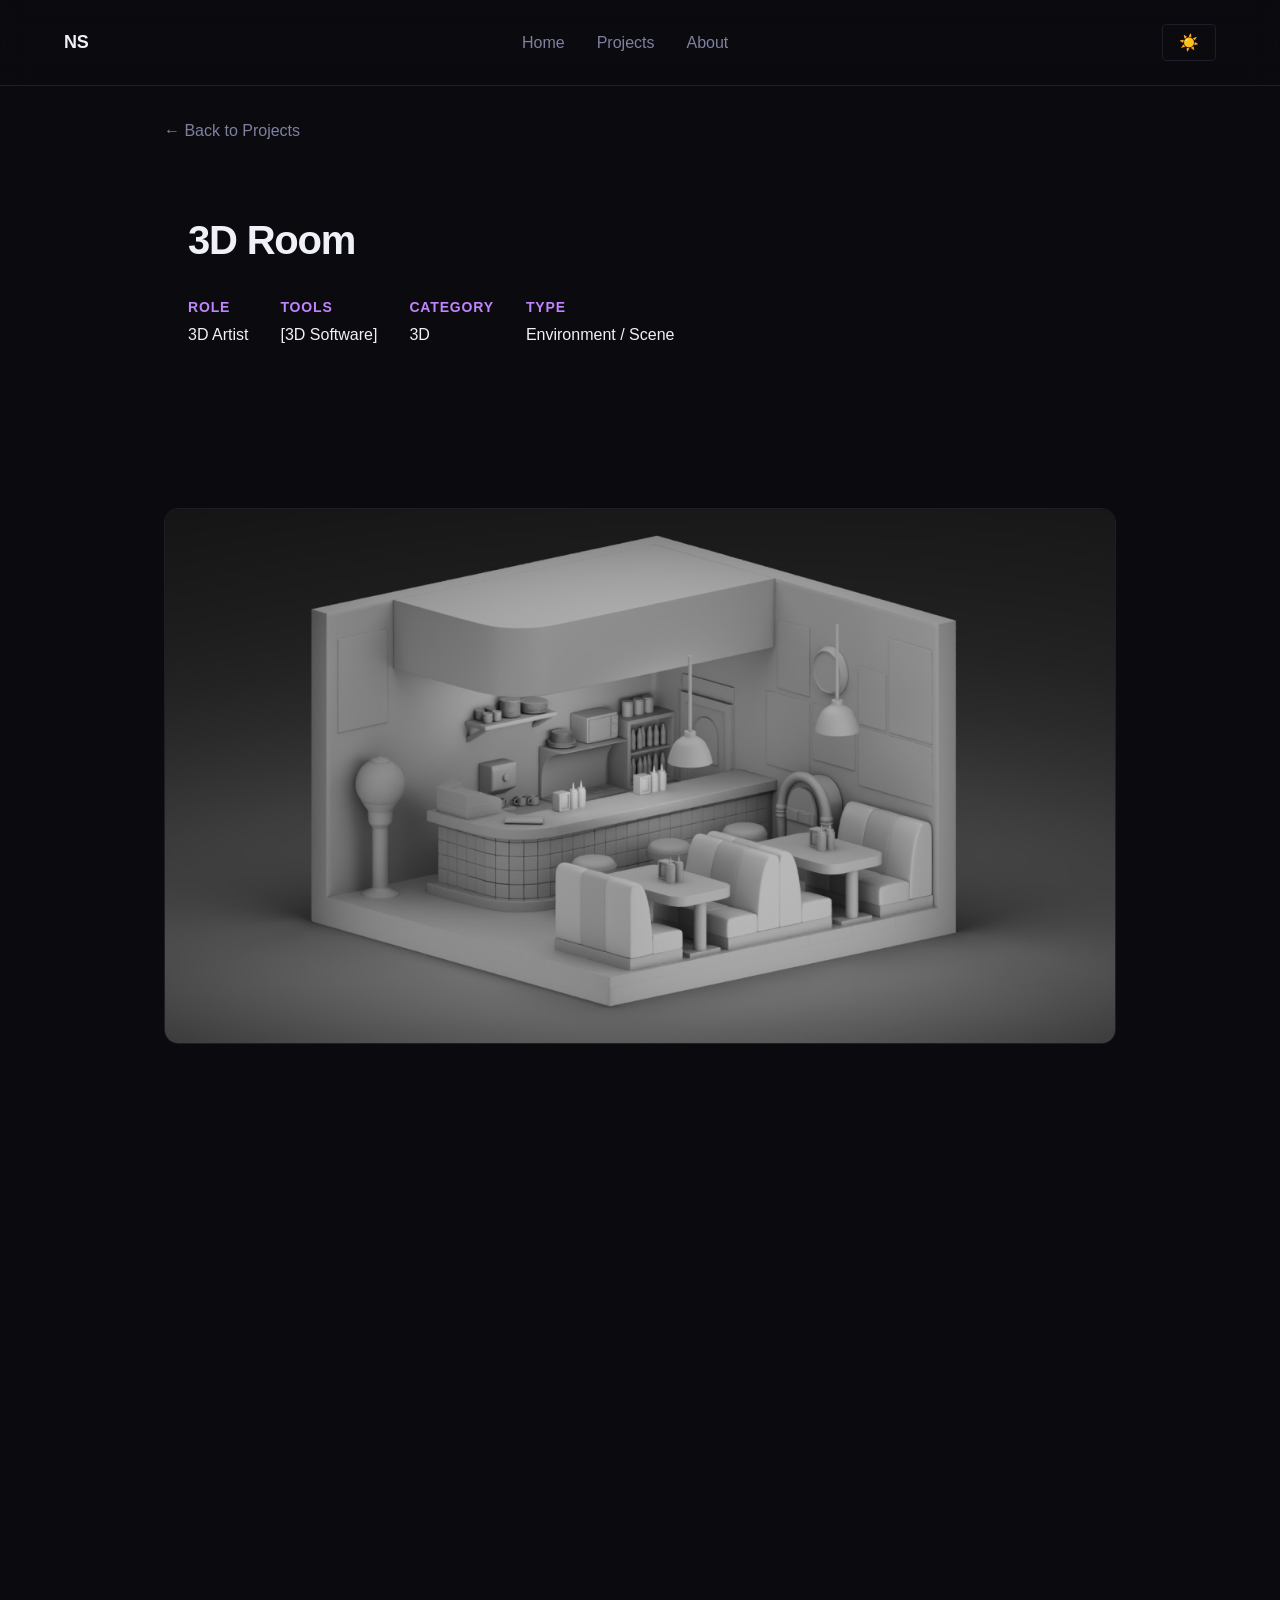
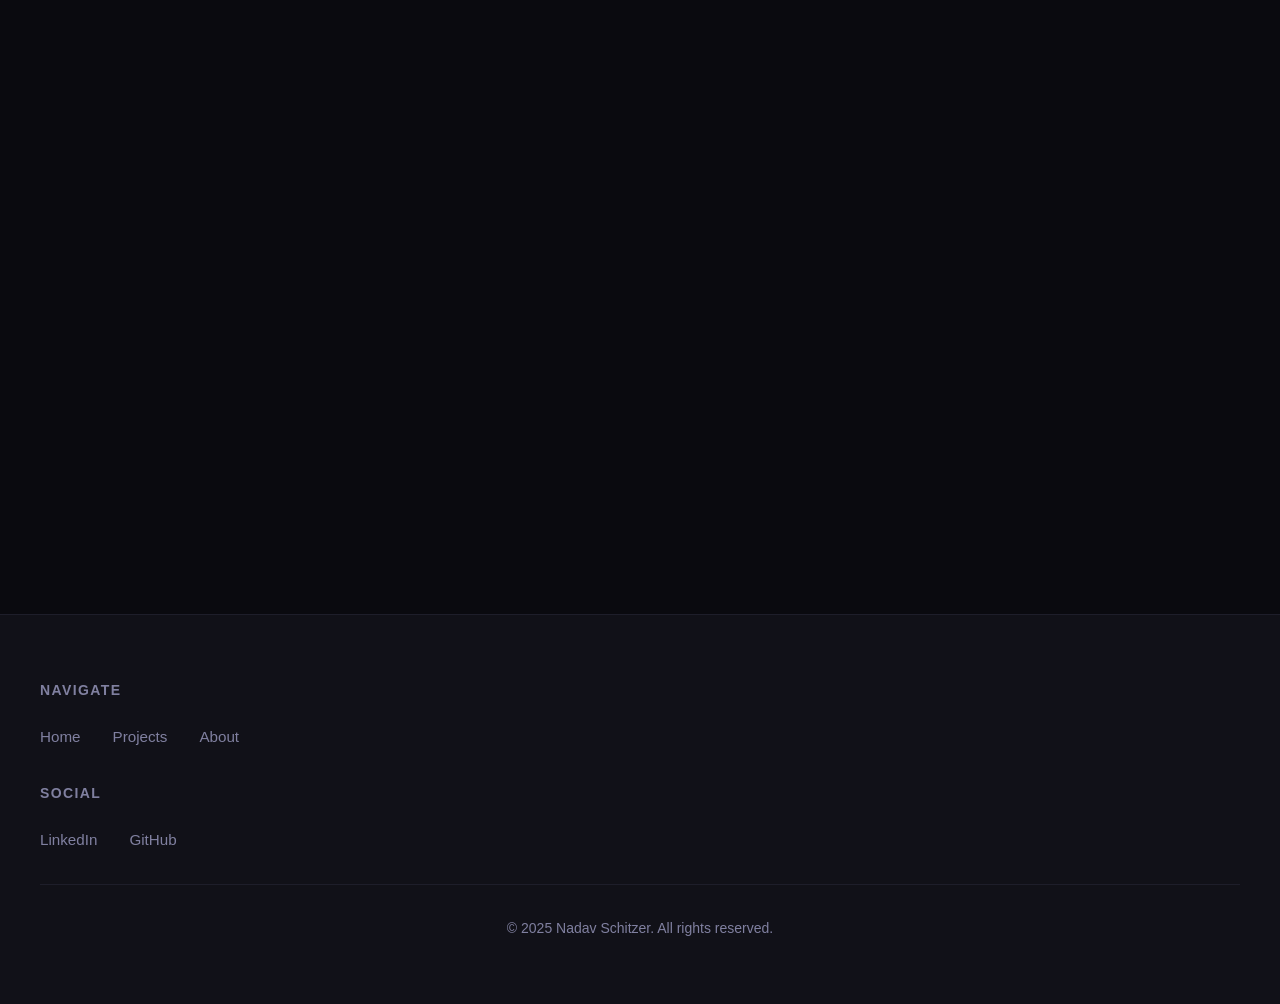
<file: projects/room-3d/index.html>
<!DOCTYPE html>
<html lang="en">
<head>
  <meta charset="UTF-8">
  <meta name="viewport" content="width=device-width, initial-scale=1.0">
  <title>3D Room | Nadav Schitzer</title>
  <link rel="stylesheet" href="../../css/styles.css">
</head>
<body>
  <header>
    <div class="header-content">
      <a href="/" class="logo">NS</a>
      <nav>
        <ul>
          <li><a href="/">Home</a></li>
          <li><a href="/projects/">Projects</a></li>
          <li><a href="/about/">About</a></li>
        </ul>
      </nav>
      <div style="display: flex; gap: 1rem; align-items: center;">
        <button class="theme-toggle">☀️</button>
        <button class="nav-toggle">☰</button>
      </div>
    </div>
  </header>

  <main class="container project-detail">
    <nav style="margin-bottom: 2rem; padding-top: 2rem;">
      <a href="/projects/">← Back to Projects</a>
    </nav>

    <section class="project-header">
      <h1>3D Room</h1>
      <div class="project-meta">
        <div class="project-meta-item">
          <span class="project-meta-label">Role</span>
          <span>3D Artist</span>
        </div>
        <div class="project-meta-item">
          <span class="project-meta-label">Tools</span>
          <span>[3D Software]</span>
        </div>
        <div class="project-meta-item">
          <span class="project-meta-label">Category</span>
          <span>3D</span>
        </div>
        <div class="project-meta-item">
          <span class="project-meta-label">Type</span>
          <span>Environment / Scene</span>
        </div>
      </div>
    </section>

    <!-- Render -->
    <div style="border-radius: var(--radius-lg); overflow: hidden; border: 1px solid var(--color-border); margin: 2rem 0 3rem;">
      <img src="render.jpg" alt="3D Room render" style="display: block; width: 100%; height: auto;">
    </div>

    <section class="project-section">
      <h2>Overview</h2>
      <p>[Describe the room — what's the concept, mood, or style you were going for? Interior design inspiration, lighting choices, etc.]</p>
    </section>

    <section class="project-section">
      <h2>Modeling & Scene</h2>
      <p>[Talk about how you built the scene — furniture, walls, props, materials. Anything technically interesting about how it was put together.]</p>
    </section>

    <section class="project-section">
      <h2>Lighting & Rendering</h2>
      <p>[Describe your lighting setup and renderer. How did you get the final look?]</p>
    </section>

    <section style="margin-top: 4rem; text-align: center;">
      <a href="/projects/" class="btn btn-secondary">← View All Projects</a>
    </section>
  </main>

  <footer>
    <div class="footer-content">
      <div class="footer-section">
        <h3>Navigate</h3>
        <div class="footer-links">
          <a href="/">Home</a>
          <a href="/projects/">Projects</a>
          <a href="/about/">About</a>
        </div>
      </div>
      <div class="footer-section">
        <h3>Social</h3>
        <div class="footer-links">
          <a href="#">LinkedIn</a>
          <a href="#">GitHub</a>
        </div>
      </div>
      <div class="footer-bottom">
        <p>&copy; 2025 Nadav Schitzer. All rights reserved.</p>
      </div>
    </div>
  </footer>

  <script src="../../js/main.js"></script>
</body>
</html>
</file>
<file: css/styles.css>
/* ===== Design Tokens – Dark by default ===== */
:root {
  --color-bg: #0a0a0f;
  --color-bg-secondary: #111118;
  --color-text: #f0f0f8;
  --color-text-secondary: #8080a0;
  --color-accent: #c084fc;
  --color-accent-hover: #a855f7;
  --color-border: #1e1e2a;

  --spacing-xs: 0.5rem;
  --spacing-sm: 1rem;
  --spacing-md: 1.5rem;
  --spacing-lg: 2rem;
  --spacing-xl: 3rem;
  --spacing-2xl: 4rem;

  --font-family-sans: -apple-system, BlinkMacSystemFont, 'Segoe UI', Roboto, Oxygen, Ubuntu, Cantarell, sans-serif;
  --font-size-sm: 0.875rem;
  --font-size-base: 1rem;
  --font-size-lg: 1.125rem;
  --font-size-xl: 1.5rem;
  --font-size-2xl: 2rem;
  --font-size-3xl: 2.5rem;

  --transition-fast: 150ms ease-in-out;
  --transition-base: 300ms ease-in-out;
  --transition-slow: 500ms cubic-bezier(0.25, 0.46, 0.45, 0.94);

  --radius-sm: 4px;
  --radius-md: 8px;
  --radius-lg: 14px;
}

/* Light mode override */
body.light-mode {
  --color-bg: #fafafa;
  --color-bg-secondary: #f2f2f5;
  --color-text: #1a1a1a;
  --color-text-secondary: #555568;
  --color-border: #e0e0ea;
}

* {
  margin: 0;
  padding: 0;
  box-sizing: border-box;
}

html {
  scroll-behavior: smooth;
}

body {
  font-family: var(--font-family-sans);
  color: var(--color-text);
  background-color: var(--color-bg);
  line-height: 1.6;
  transition: background-color var(--transition-base), color var(--transition-base);
  overflow-x: hidden;
}

a {
  color: var(--color-accent);
  text-decoration: none;
  transition: color var(--transition-fast);
}

a:hover {
  color: var(--color-accent-hover);
}

a:focus {
  outline: 2px solid var(--color-accent);
  outline-offset: 2px;
}

button {
  font-family: var(--font-family-sans);
  cursor: pointer;
  transition: all var(--transition-fast);
}

button:focus {
  outline: 2px solid var(--color-accent);
  outline-offset: 2px;
}

@media (prefers-reduced-motion: reduce) {
  html { scroll-behavior: auto; }
  * {
    animation-duration: 0.01ms !important;
    animation-iteration-count: 1 !important;
    transition-duration: 0.01ms !important;
  }
}

/* ===== Scroll Progress Bar ===== */

#scroll-progress {
  position: fixed;
  top: 0;
  left: 0;
  height: 2px;
  width: 0%;
  background: linear-gradient(90deg, var(--color-accent), var(--color-accent-hover));
  z-index: 9999;
  pointer-events: none;
}

/* ===== Header & Navigation ===== */

header {
  position: sticky;
  top: 0;
  z-index: 1000;
  background-color: rgba(10, 10, 15, 0.8);
  backdrop-filter: blur(14px);
  -webkit-backdrop-filter: blur(14px);
  border-bottom: 1px solid var(--color-border);
  transition: box-shadow var(--transition-base), border-color var(--transition-base);
}

body.light-mode header {
  background-color: rgba(250, 250, 250, 0.85);
}

header.shrink {
  box-shadow: 0 1px 0 var(--color-border), 0 8px 32px rgba(0, 0, 0, 0.3);
}

.header-content {
  max-width: 1200px;
  margin: 0 auto;
  padding: var(--spacing-md);
  display: flex;
  justify-content: space-between;
  align-items: center;
}

.logo {
  font-size: var(--font-size-lg);
  font-weight: 700;
  color: var(--color-text);
  letter-spacing: -0.02em;
  transition: color var(--transition-fast);
}

.logo:hover {
  color: var(--color-accent);
}

nav ul {
  display: flex;
  list-style: none;
  gap: var(--spacing-lg);
}

nav a {
  color: var(--color-text-secondary);
  font-size: var(--font-size-base);
  position: relative;
  font-weight: 500;
  transition: color var(--transition-fast);
}

nav a:hover {
  color: var(--color-text);
}

nav a::after {
  content: '';
  position: absolute;
  bottom: -2px;
  left: 0;
  width: 0;
  height: 1px;
  background-color: var(--color-accent);
  transition: width var(--transition-fast);
}

nav a:hover::after {
  width: 100%;
}

.nav-toggle {
  display: none;
  background: none;
  border: none;
  color: var(--color-text);
  font-size: var(--font-size-lg);
}

.theme-toggle {
  background: none;
  border: 1px solid var(--color-border);
  color: var(--color-text);
  padding: var(--spacing-xs) var(--spacing-sm);
  border-radius: var(--radius-sm);
  cursor: pointer;
  font-size: var(--font-size-base);
  transition: border-color var(--transition-fast), background-color var(--transition-fast);
}

.theme-toggle:hover {
  border-color: var(--color-accent);
  background-color: var(--color-bg-secondary);
}

/* Mobile Navigation */
@media (max-width: 768px) {
  .nav-toggle { display: block; }

  nav {
    position: absolute;
    top: 100%;
    left: 0;
    right: 0;
    background-color: var(--color-bg);
    border-bottom: 1px solid var(--color-border);
    max-height: 0;
    overflow: hidden;
    transition: max-height var(--transition-base);
  }

  nav.active { max-height: 300px; }
  nav ul { flex-direction: column; gap: var(--spacing-md); padding: var(--spacing-lg) var(--spacing-md); }
  nav a::after { display: none; }
  nav a { color: var(--color-accent); }
}

/* ===== Container & Layout ===== */

.container {
  max-width: 1200px;
  margin: 0 auto;
  padding: 0 var(--spacing-md);
}

/* ===== Hero Section ===== */

.hero {
  padding: 8rem var(--spacing-md) 6rem;
  text-align: center;
  position: relative;
  overflow: hidden;
  will-change: opacity, transform;
}

/* Purple halo — no more blue blob */
.hero::before {
  content: '';
  position: absolute;
  top: -10%;
  left: 50%;
  transform: translateX(-50%);
  width: 75%;
  height: 65%;
  background: radial-gradient(ellipse at center, rgba(192, 132, 252, 0.12) 0%, transparent 70%);
  pointer-events: none;
  z-index: 0;
}

.hero > * {
  position: relative;
  z-index: 1;
}

.hero h1 {
  font-size: clamp(2.5rem, 6vw, 4.5rem);
  margin-bottom: var(--spacing-sm);
  font-weight: 800;
  letter-spacing: -0.03em;
  line-height: 1.1;
  /* Gradient text */
  background: linear-gradient(140deg, var(--color-text) 30%, var(--color-accent) 100%);
  -webkit-background-clip: text;
  -webkit-text-fill-color: transparent;
  background-clip: text;
  animation: heroFadeUp 0.9s cubic-bezier(0.25, 0.46, 0.45, 0.94) both;
}

.hero .tagline {
  font-size: var(--font-size-lg);
  color: var(--color-text-secondary);
  margin-bottom: var(--spacing-lg);
  animation: heroFadeUp 0.9s cubic-bezier(0.25, 0.46, 0.45, 0.94) 0.15s both;
}

.hero-buttons {
  display: flex;
  gap: var(--spacing-md);
  justify-content: center;
  flex-wrap: wrap;
  animation: heroFadeUp 0.9s cubic-bezier(0.25, 0.46, 0.45, 0.94) 0.3s both;
}

/* ===== Buttons ===== */

.btn {
  padding: 0.75rem 1.75rem;
  border-radius: 100px;
  font-size: var(--font-size-base);
  font-weight: 600;
  border: none;
  transition: all var(--transition-fast);
  text-align: center;
  display: inline-block;
  letter-spacing: 0.01em;
}

.btn-primary {
  background-color: var(--color-accent);
  color: #fff;
  box-shadow: 0 0 20px rgba(192, 132, 252, 0.25);
}

.btn-primary:hover {
  background-color: var(--color-accent-hover);
  color: #fff;
  transform: translateY(-2px);
  box-shadow: 0 6px 28px rgba(192, 132, 252, 0.4);
}

.btn-secondary {
  background-color: transparent;
  color: var(--color-text);
  border: 1px solid var(--color-border);
}

.btn-secondary:hover {
  border-color: var(--color-accent);
  color: var(--color-accent);
  transform: translateY(-2px);
}

/* ===== Section ===== */

section {
  padding: var(--spacing-2xl) var(--spacing-md);
}

section h2 {
  font-size: var(--font-size-2xl);
  margin-bottom: var(--spacing-lg);
  text-align: center;
  font-weight: 700;
  letter-spacing: -0.02em;
}

/* ===== Project Grid ===== */

.projects-grid {
  display: grid;
  grid-template-columns: repeat(auto-fill, minmax(300px, 1fr));
  gap: var(--spacing-lg);
  margin-bottom: var(--spacing-lg);
}

.project-card {
  background-color: var(--color-bg-secondary);
  border: 1px solid var(--color-border);
  border-radius: var(--radius-lg);
  overflow: hidden;
  transition: transform var(--transition-slow), border-color var(--transition-base), box-shadow var(--transition-base);
  display: flex;
  flex-direction: column;
}

.project-card:hover {
  transform: translateY(-6px);
  border-color: rgba(192, 132, 252, 0.35);
  box-shadow: 0 20px 50px rgba(0, 0, 0, 0.5), 0 0 0 1px rgba(192, 132, 252, 0.12);
}

.project-card-image {
  width: 100%;
  height: 200px;
  background: linear-gradient(135deg, #1a0a2e, #0d0d1e);
  display: flex;
  align-items: center;
  justify-content: center;
  color: var(--color-text-secondary);
  font-size: var(--font-size-sm);
  overflow: hidden;
  position: relative;
}

/* Subtle sheen on card image area */
.project-card-image::after {
  content: '';
  position: absolute;
  inset: 0;
  background: linear-gradient(135deg, rgba(192, 132, 252, 0.12) 0%, transparent 60%);
  pointer-events: none;
  z-index: 1;
}

/* Screenshot preview — always visible, above gradient overlays */
.card-preview-img {
  position: absolute;
  inset: 0;
  width: 100%;
  height: 100%;
  object-fit: cover;
  opacity: 1;
  z-index: 2;
}

.project-card-content {
  padding: var(--spacing-lg);
  flex-grow: 1;
  display: flex;
  flex-direction: column;
}

.project-card h3 {
  font-size: var(--font-size-lg);
  margin-bottom: var(--spacing-sm);
  font-weight: 600;
  letter-spacing: -0.01em;
}

.project-card p {
  color: var(--color-text-secondary);
  margin-bottom: var(--spacing-md);
  flex-grow: 1;
  font-size: 0.95rem;
  line-height: 1.7;
}

.project-tags {
  display: flex;
  flex-wrap: wrap;
  gap: var(--spacing-xs);
  margin-bottom: var(--spacing-md);
}

.tag {
  background-color: rgba(192, 132, 252, 0.1);
  color: var(--color-accent);
  padding: 0.2rem 0.65rem;
  border-radius: 20px;
  font-size: var(--font-size-sm);
  border: 1px solid rgba(192, 132, 252, 0.2);
  font-weight: 500;
}

.project-link {
  color: var(--color-accent);
  font-weight: 600;
  align-self: flex-start;
  font-size: 0.9rem;
}

.project-link:hover {
  color: var(--color-accent-hover);
}

/* ===== Filter Buttons ===== */

.filter-buttons {
  display: flex;
  gap: var(--spacing-sm);
  justify-content: center;
  flex-wrap: wrap;
  margin-bottom: var(--spacing-2xl);
}

.filter-btn {
  padding: 0.5rem 1.25rem;
  border: 1px solid var(--color-border);
  background-color: transparent;
  color: var(--color-text-secondary);
  border-radius: 100px;
  font-weight: 500;
  font-size: var(--font-size-sm);
  transition: all var(--transition-fast);
}

.filter-btn.active {
  background-color: var(--color-accent);
  color: #fff;
  border-color: var(--color-accent);
}

.filter-btn:hover:not(.active) {
  border-color: var(--color-accent);
  color: var(--color-accent);
}

/* ===== Skills Section ===== */

.skills-container {
  display: flex;
  flex-wrap: wrap;
  gap: var(--spacing-sm);
  justify-content: center;
}

.skill {
  background-color: var(--color-bg-secondary);
  border: 1px solid var(--color-border);
  padding: 0.6rem 1.25rem;
  border-radius: 100px;
  font-size: var(--font-size-base);
  transition: all var(--transition-fast);
  color: var(--color-text-secondary);
}

.skill:hover {
  border-color: var(--color-accent);
  color: var(--color-accent);
  background-color: rgba(192, 132, 252, 0.06);
}

/* ===== About Section ===== */

.about-content {
  max-width: 800px;
  margin: 0 auto;
  line-height: 1.8;
}

.about-content p {
  margin-bottom: var(--spacing-lg);
  color: var(--color-text-secondary);
}

/* ===== Project Detail Page ===== */

.project-detail {
  max-width: 1000px;
  margin: 0 auto;
}

.project-header {
  margin-bottom: var(--spacing-2xl);
  padding-top: var(--spacing-lg);
}

.project-header h1 {
  font-size: var(--font-size-3xl);
  margin-bottom: var(--spacing-md);
  font-weight: 800;
  letter-spacing: -0.03em;
}

.project-meta {
  display: flex;
  gap: var(--spacing-lg);
  flex-wrap: wrap;
  margin-bottom: var(--spacing-lg);
}

.project-meta-item {
  display: flex;
  flex-direction: column;
}

.project-meta-label {
  color: var(--color-accent);
  font-size: var(--font-size-sm);
  margin-bottom: 0.25rem;
  font-weight: 600;
  text-transform: uppercase;
  letter-spacing: 0.06em;
}

.project-demo {
  width: 100%;
  height: 400px;
  background: linear-gradient(135deg, #1a0a2e, #0a0a1e);
  border-radius: var(--radius-lg);
  display: flex;
  align-items: center;
  justify-content: center;
  color: var(--color-text-secondary);
  font-size: var(--font-size-base);
  margin: var(--spacing-2xl) 0;
  border: 1px solid var(--color-border);
  position: relative;
  overflow: hidden;
}

/* Top shimmer line on demo area */
.project-demo::before {
  content: '';
  position: absolute;
  top: 0; left: 0; right: 0;
  height: 1px;
  background: linear-gradient(90deg, transparent, rgba(192, 132, 252, 0.5), transparent);
}

.project-section {
  margin-bottom: var(--spacing-2xl);
}

.project-section h2 {
  font-size: var(--font-size-xl);
  margin-bottom: var(--spacing-md);
  text-align: left;
  font-weight: 700;
  letter-spacing: -0.02em;
}

.project-section p {
  color: var(--color-text-secondary);
  line-height: 1.8;
}

/* ===== Footer ===== */

footer {
  background-color: var(--color-bg-secondary);
  border-top: 1px solid var(--color-border);
  padding: var(--spacing-2xl) var(--spacing-md);
  margin-top: var(--spacing-2xl);
}

.footer-content {
  max-width: 1200px;
  margin: 0 auto;
}

.footer-section {
  margin-bottom: var(--spacing-lg);
}

.footer-section h3 {
  margin-bottom: var(--spacing-md);
  font-weight: 600;
  color: var(--color-text-secondary);
  text-transform: uppercase;
  letter-spacing: 0.1em;
  font-size: var(--font-size-sm);
}

.footer-links {
  display: flex;
  gap: var(--spacing-lg);
  flex-wrap: wrap;
}

.footer-links a {
  color: var(--color-text-secondary);
  transition: color var(--transition-fast);
  font-size: 0.95rem;
}

.footer-links a:hover {
  color: var(--color-accent);
}

.footer-bottom {
  border-top: 1px solid var(--color-border);
  padding-top: var(--spacing-lg);
  text-align: center;
  color: var(--color-text-secondary);
  font-size: var(--font-size-sm);
}

/* ===== Scroll-driven Animations ===== */

/* Reveal from below (default — used for sections) */
.reveal {
  opacity: 0;
  transform: translateY(40px);
  transition:
    opacity 0.6s cubic-bezier(0.25, 0.46, 0.45, 0.94),
    transform 0.6s cubic-bezier(0.25, 0.46, 0.45, 0.94);
  will-change: opacity, transform;
}

/* Zipper left — slides in from the left */
.reveal-left {
  opacity: 0;
  transform: translateX(-140px);
  transition:
    opacity 0.55s cubic-bezier(0.16, 1, 0.3, 1),
    transform 0.55s cubic-bezier(0.16, 1, 0.3, 1);
  will-change: opacity, transform;
}

/* Zipper right — slides in from the right */
.reveal-right {
  opacity: 0;
  transform: translateX(140px);
  transition:
    opacity 0.55s cubic-bezier(0.16, 1, 0.3, 1),
    transform 0.55s cubic-bezier(0.16, 1, 0.3, 1);
  will-change: opacity, transform;
}

.reveal.visible,
.reveal-left.visible,
.reveal-right.visible {
  opacity: 1;
  transform: translate(0, 0);
}

/* Hero entrance */
@keyframes heroFadeUp {
  from {
    opacity: 0;
    transform: translateY(28px) scale(0.97);
  }
  to {
    opacity: 1;
    transform: translateY(0) scale(1);
  }
}

@media (prefers-reduced-motion: reduce) {
  header.shrink,
  .reveal, .reveal-left, .reveal-right,
  .hero h1, .hero .tagline, .hero .hero-buttons {
    transition: none !important;
    animation: none !important;
    transform: none !important;
    opacity: 1 !important;
  }
  #scroll-progress { display: none; }
}

/* ===== Section Headers ===== */

.section-header {
  text-align: center;
  margin-bottom: var(--spacing-2xl);
}

.section-subtitle {
  color: var(--color-text-secondary);
  margin-top: 0.5rem;
  font-size: var(--font-size-lg);
}

.section-cta {
  text-align: center;
  margin-top: var(--spacing-2xl);
}

/* ===== Hero Additions ===== */

.hero-eyebrow {
  font-size: var(--font-size-sm);
  color: var(--color-accent);
  letter-spacing: 0.12em;
  text-transform: uppercase;
  font-weight: 600;
  margin-bottom: var(--spacing-sm);
  animation: heroFadeUp 0.9s cubic-bezier(0.25, 0.46, 0.45, 0.94) both;
}

/* Animated scroll indicator */
.scroll-cue {
  display: flex;
  justify-content: center;
  margin-top: 3.5rem;
  transition: opacity var(--transition-base);
}

.scroll-cue.hidden {
  opacity: 0;
  pointer-events: none;
}

.scroll-cue span {
  display: block;
  width: 1px;
  height: 56px;
  background: linear-gradient(to bottom, var(--color-accent), transparent);
  animation: scrollCuePulse 2s ease-in-out infinite;
}

@keyframes scrollCuePulse {
  0%, 100% { opacity: 0.25; transform: scaleY(0.7); }
  50%       { opacity: 1;    transform: scaleY(1); }
}

/* ===== Bento Grid (Homepage Featured Work) — zigzag vertical stack ===== */

.bento-grid {
  display: flex;
  flex-direction: column;
  gap: var(--spacing-xl);
}

/* Cards — opacity driven by scroll JS via inline style */
.bento-card {
  display: flex;
  flex-direction: column;
  overflow: hidden;
  width: 62%;
  position: relative;
  opacity: 0;
  will-change: opacity;
}

/* Cards centered */
.bento-card,
.bento-projects .project-card { margin-left: auto; margin-right: auto; }

.bento-featured .bento-card-image {
  height: 340px;
}

.bento-card-image {
  width: 100%;
  height: 260px;
  background: linear-gradient(135deg, #1a0a2e, #0d0d1e);
  display: flex;
  align-items: center;
  justify-content: center;
  position: relative;
  overflow: hidden;
  flex-shrink: 0;
  transition: height 0.4s cubic-bezier(0.25, 0.46, 0.45, 0.94);
}

.project-card:hover .bento-card-image,
.bento-card:hover .bento-card-image {
  height: 320px;
}

.bento-featured:hover .bento-card-image {
  height: 400px;
}

.bento-card-image::after {
  content: '';
  position: absolute;
  inset: 0;
  background: linear-gradient(135deg, rgba(192, 132, 252, 0.12) 0%, transparent 60%);
  pointer-events: none;
}

.bento-card-image--sm { height: 200px; }

/* ── Zipper panels on homepage cards — driven by --zip CSS var ── */
.bento-grid .bento-card::before,
.bento-grid .bento-card::after {
  content: '';
  position: absolute;
  top: 0; bottom: 0;
  width: 51%;
  background: var(--color-bg);
  z-index: 20;
  pointer-events: none;
  will-change: transform;
}
.bento-grid .bento-card::before {
  left: 0;
  transform: translateX(calc(var(--zip, 0) * -101%));
}
.bento-grid .bento-card::after {
  right: 0;
  transform: translateX(calc(var(--zip, 0) * 101%));
}

.card-placeholder-label {
  color: var(--color-text-secondary);
  font-size: var(--font-size-sm);
  position: relative;
  z-index: 1;
}

/* ===== Bento Projects Grid (Projects Page) — zigzag vertical stack ===== */

.bento-projects {
  display: flex;
  flex-direction: column;
  gap: var(--spacing-xl);
}

.bento-wide {} /* no-op: wide variant not needed in stack layout */

/* Cards — opacity driven by scroll JS via inline style */
.bento-projects .project-card {
  width: 62%;
  position: relative;
  opacity: 0;
  will-change: opacity;
}

.bento-projects-image {
  width: 100%;
  height: 260px;
  background: linear-gradient(135deg, #1a0a2e, #0d0d1e);
  display: flex;
  align-items: center;
  justify-content: center;
  position: relative;
  overflow: hidden;
  flex-shrink: 0;
  transition: height 0.4s cubic-bezier(0.25, 0.46, 0.45, 0.94);
}

.project-card:hover .bento-projects-image {
  height: 340px;
}

.bento-projects-image::after {
  content: '';
  position: absolute;
  inset: 0;
  background: linear-gradient(135deg, rgba(192, 132, 252, 0.1) 0%, transparent 60%);
  pointer-events: none;
  z-index: 0;
}

/* ── Zipper panels on projects page cards — driven by --zip CSS var ── */
.bento-projects .project-card::before,
.bento-projects .project-card::after {
  content: '';
  position: absolute;
  top: 0; bottom: 0;
  width: 51%;
  background: var(--color-bg);
  z-index: 20;
  pointer-events: none;
  will-change: transform;
}
.bento-projects .project-card::before {
  left: 0;
  transform: translateX(calc(var(--zip, 0) * -101%));
}
.bento-projects .project-card::after {
  right: 0;
  transform: translateX(calc(var(--zip, 0) * 101%));
}

/* ===== Projects Page Header ===== */

.projects-page-header {
  padding-top: var(--spacing-2xl);
  margin-bottom: var(--spacing-xl);
}

.projects-page-header h1 {
  font-size: clamp(2rem, 5vw, 3.5rem);
  font-weight: 800;
  letter-spacing: -0.03em;
}

/* Active nav link (used on projects page) */
.nav-active {
  color: var(--color-text) !important;
}

.nav-active::after {
  width: 100% !important;
}

/* ===== Skills Groups ===== */

.skills-groups {
  display: flex;
  flex-direction: column;
  gap: var(--spacing-xl);
  max-width: 700px;
  margin: 0 auto;
}

.skills-group-label {
  font-size: var(--font-size-sm);
  text-transform: uppercase;
  letter-spacing: 0.1em;
  color: var(--color-text-secondary);
  margin-bottom: var(--spacing-sm);
  font-weight: 600;
}

/* ===== About Split Layout ===== */

.about-split {
  display: grid;
  grid-template-columns: 1fr auto;
  gap: var(--spacing-2xl);
  align-items: center;
  max-width: 900px;
  margin: 0 auto;
}

.about-text h2 {
  font-size: var(--font-size-2xl);
  font-weight: 700;
  letter-spacing: -0.02em;
  margin-bottom: var(--spacing-lg);
  text-align: left;
}

.about-text p {
  color: var(--color-text-secondary);
  line-height: 1.8;
  margin-bottom: var(--spacing-md);
}

.about-actions {
  display: flex;
  gap: var(--spacing-sm);
  margin-top: var(--spacing-lg);
  flex-wrap: wrap;
}

.photo-placeholder {
  width: 200px;
  height: 200px;
  border-radius: 50%;
  background: linear-gradient(135deg, #1a0a2e, #2a1040);
  border: 1px solid var(--color-border);
  display: flex;
  align-items: center;
  justify-content: center;
  color: var(--color-text-secondary);
  font-size: var(--font-size-sm);
  flex-shrink: 0;
}

/* ===== Contact Section ===== */

.contact-section {
  text-align: center;
  max-width: 600px !important;
}

.contact-section h2 {
  margin-bottom: var(--spacing-sm);
}

.contact-section .btn {
  margin-top: var(--spacing-lg);
  display: inline-block;
}

.social-links {
  display: flex;
  gap: var(--spacing-xl);
  justify-content: center;
  margin-top: var(--spacing-lg);
}

.social-links a {
  color: var(--color-text-secondary);
  font-size: var(--font-size-base);
  font-weight: 500;
  transition: color var(--transition-fast);
}

.social-links a:hover {
  color: var(--color-accent);
}

/* ===== Scrollspy active nav state ===== */

nav a.spy-active {
  color: var(--color-text);
}

nav a.spy-active::after {
  width: 100%;
}

/* ===== Responsive ===== */

@media (max-width: 768px) {
  :root {
    --font-size-3xl: 1.875rem;
    --font-size-2xl: 1.5rem;
    --spacing-2xl: 2rem;
    --spacing-xl: 1.5rem;
  }

  .hero {
    padding: 5rem var(--spacing-md) 3rem;
  }

  .hero-buttons {
    gap: var(--spacing-sm);
  }

  .btn {
    padding: 0.65rem 1.25rem;
    font-size: var(--font-size-sm);
  }

  .projects-grid {
    grid-template-columns: 1fr;
  }

  .project-demo {
    height: 250px;
  }

  .footer-links {
    flex-direction: column;
    gap: var(--spacing-md);
  }

  /* Full width on mobile — zigzag doesn't work at small sizes */
  .bento-card,
  .bento-projects .project-card { width: 100% !important; }
  .card-left, .card-right { margin: 0; }

  /* Tighter image heights on mobile */
  .bento-featured .bento-card-image { height: 240px; }
  .bento-card-image { height: 200px; }
  .bento-projects-image { height: 200px; }

  /* Reveal classes: reduce travel distance on narrow screens */
  .reveal-left  { transform: translateX(-50px); }
  .reveal-right { transform: translateX(50px); }

  /* About split stacks vertically */
  .about-split {
    grid-template-columns: 1fr;
    text-align: center;
    gap: var(--spacing-xl);
  }

  .about-text h2 {
    text-align: center;
  }

  .about-actions {
    justify-content: center;
  }

  .photo-placeholder {
    margin: 0 auto;
  }

  .about-text p {
    text-align: left;
  }
}
</file>
